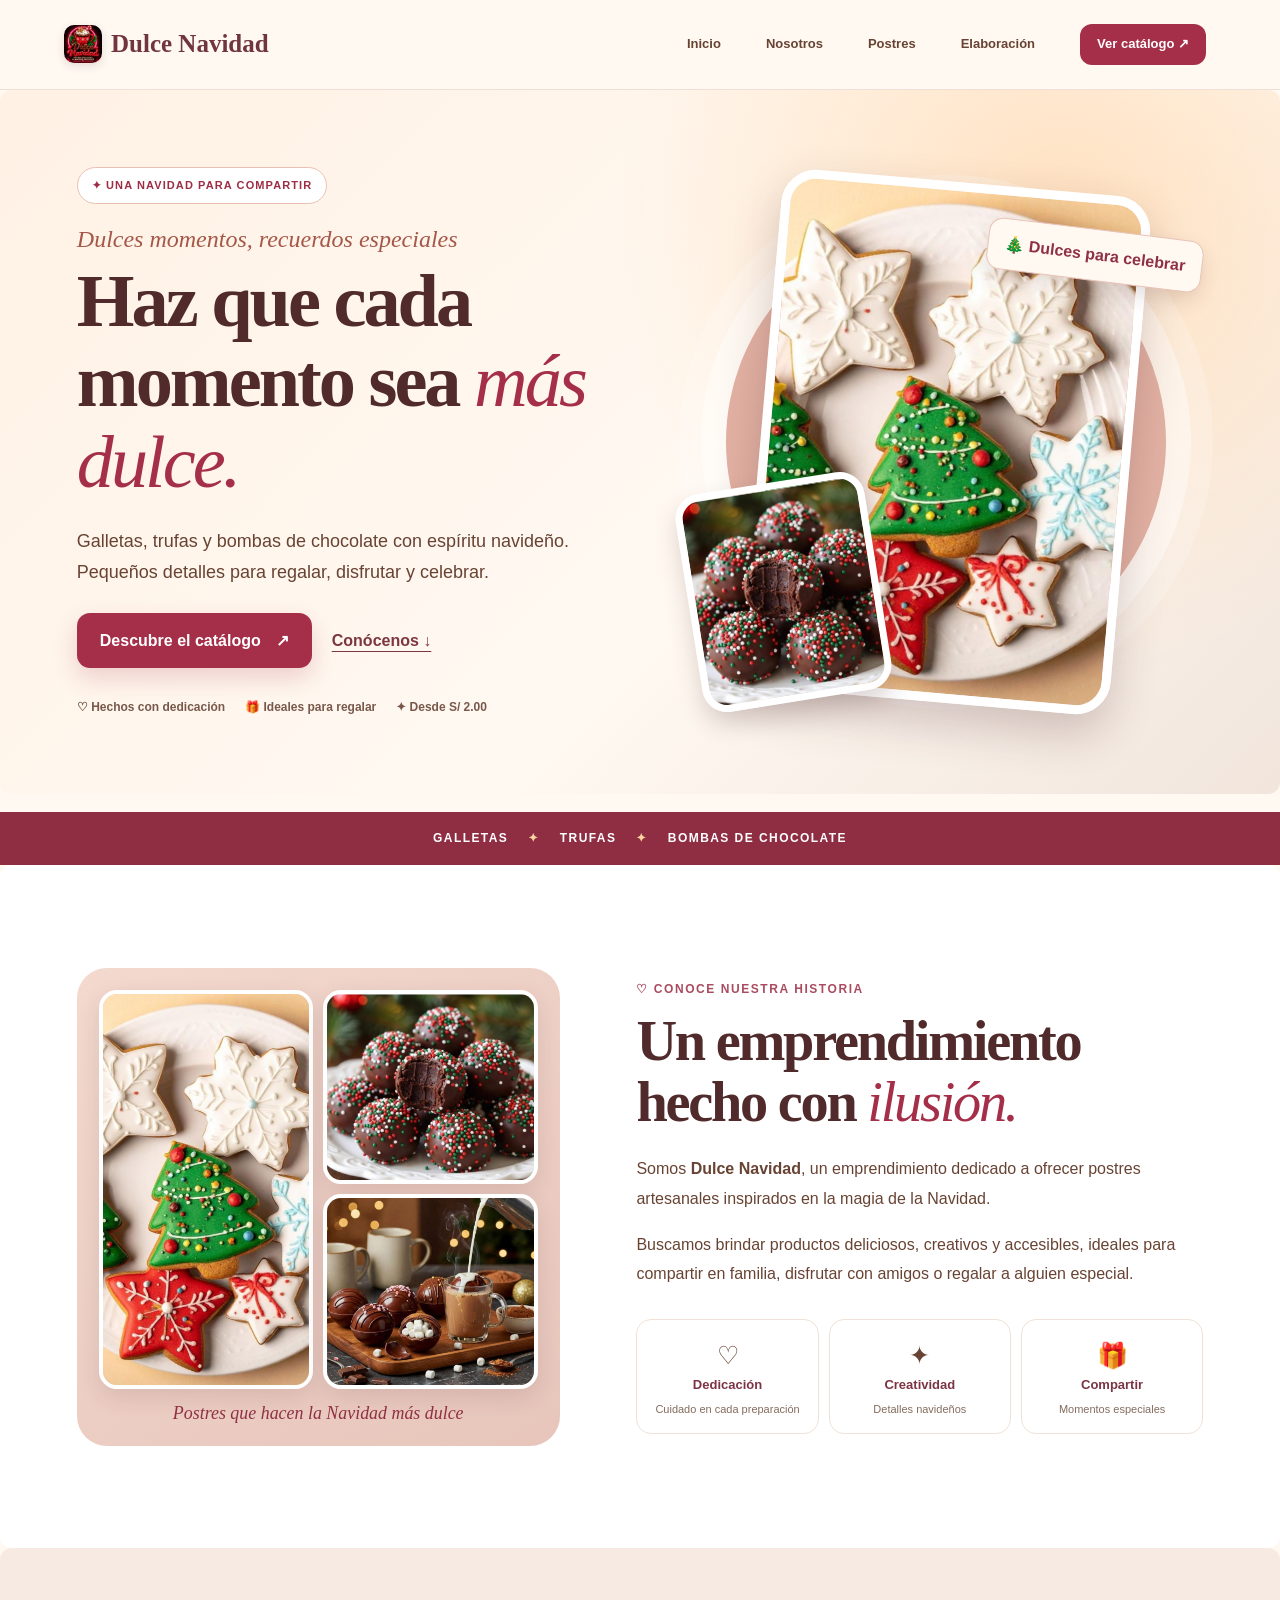
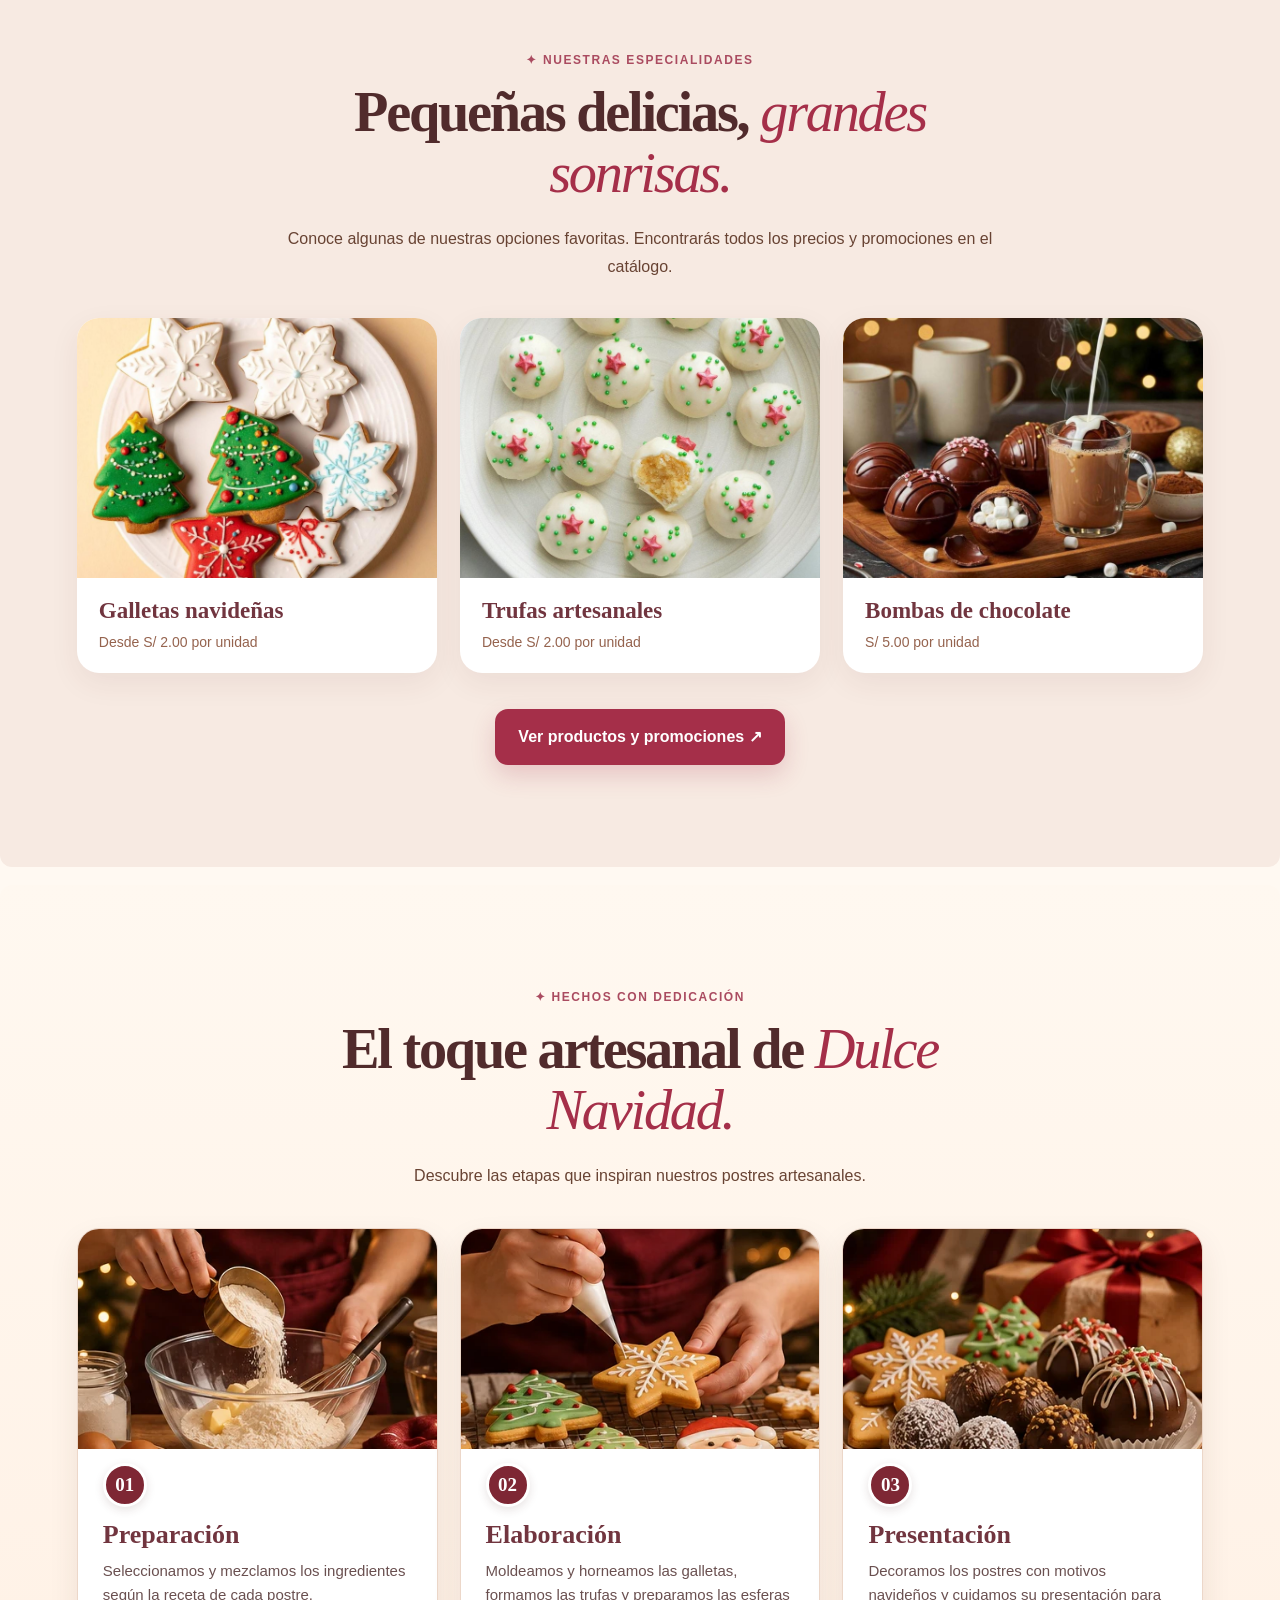
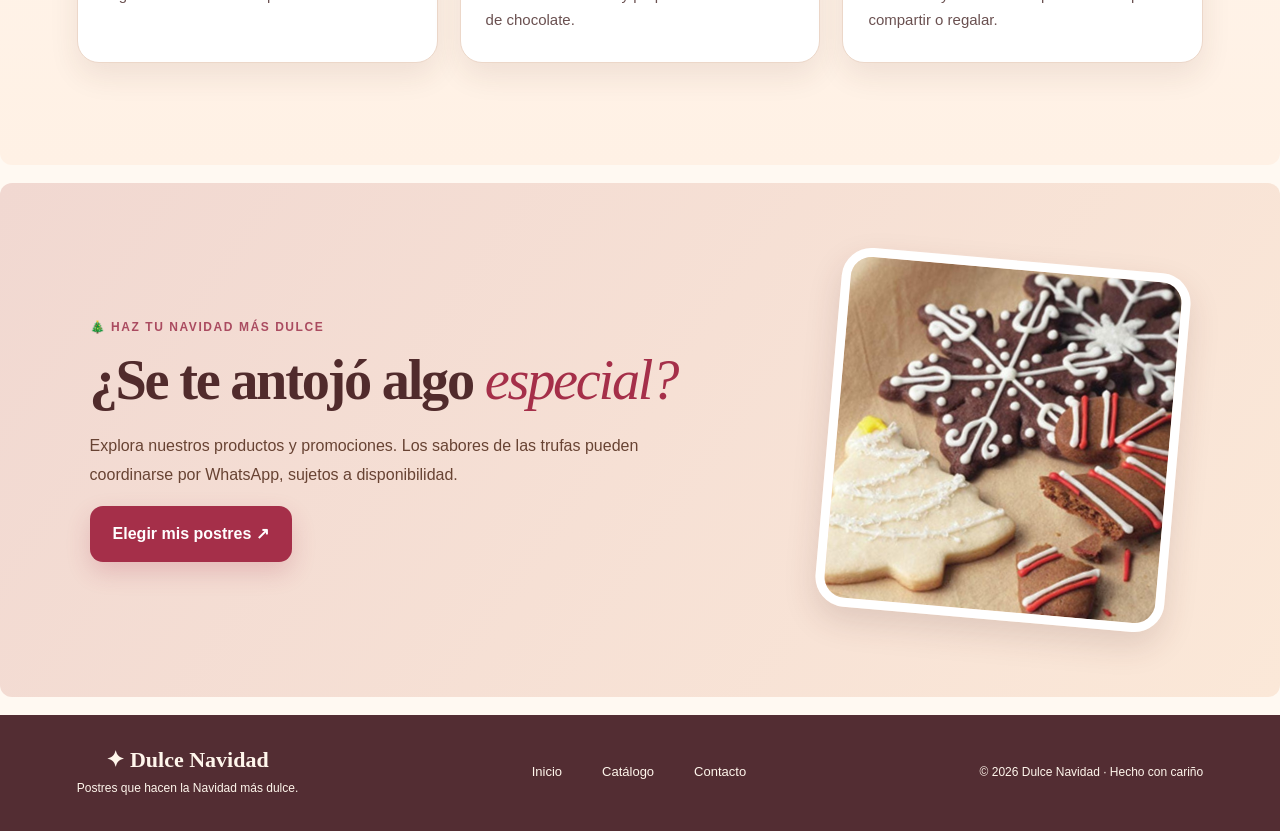
<file: index.html>
<!DOCTYPE html>
<html lang="es">
<head>
  <meta charset="UTF-8">
  <meta name="viewport" content="width=device-width, initial-scale=1.0">
  <meta name="theme-color" content="#fff8f0">
  <meta name="description" content="Dulce Navidad: postres artesanales para compartir y regalar en Navidad. Descubre nuestras galletas, trufas y bombas de chocolate.">
  <title>Dulce Navidad | Postres que hacen la Navidad más dulce</title>
  <link rel="icon" type="image/jpeg" href="img/logo-dulce-navidad.jpg">
  <link rel="stylesheet" href="css/estilos.css">
  <script src="js/script.js" defer></script>
</head>
<body class="pagina-inicio">
  <header class="inicio-cabecera">
    <a class="inicio-marca" href="#inicio" aria-label="Dulce Navidad, ir al inicio"><img class="inicio-marca-logo" src="img/logo-dulce-navidad.jpg" alt="" width="38" height="38"> Dulce Navidad</a>
    <nav aria-label="Navegación principal">
      <a href="#inicio">Inicio</a><a href="#nosotros">Nosotros</a><a href="#postres">Postres</a><a href="#elaboracion">Elaboración</a><a class="inicio-nav-catalogo" href="catalogo.html">Ver catálogo ↗</a>
    </nav>
  </header>
  <main>
    <section id="inicio" class="inicio-hero" aria-labelledby="inicio-titulo">
      <div class="inicio-hero-texto">
        <span class="inicio-sello">✦ UNA NAVIDAD PARA COMPARTIR</span>
        <p class="inicio-kicker">Dulces momentos, recuerdos especiales</p>
        <h1 id="inicio-titulo">Haz que cada momento sea <em>más dulce.</em></h1>
        <p class="inicio-lead">Galletas, trufas y bombas de chocolate con espíritu navideño. Pequeños detalles para regalar, disfrutar y celebrar.</p>
        <div class="inicio-acciones"><a class="inicio-boton" href="catalogo.html">Descubre el catálogo <span aria-hidden="true">↗</span></a><a class="inicio-link" href="#nosotros">Conócenos ↓</a></div>
        <div class="inicio-beneficios"><span>♡ Hechos con dedicación</span><span>🎁 Ideales para regalar</span><span>✦ Desde S/ 2.00</span></div>
      </div>
      <div class="inicio-hero-visual">
        <div class="inicio-circulo" aria-hidden="true"></div>
        <img class="inicio-foto-principal" src="img/galletas-mantequilla.jpg" alt="Galletas decoradas con árboles, estrellas y copos de nieve navideños" width="520" height="520">
        <img class="inicio-foto-pequena" src="img/trufas-chocolate.jpg" alt="Trufas de chocolate con decoración navideña" width="220" height="220">
        <span class="inicio-sticker">🎄 Dulces para celebrar</span>
      </div>
    </section>
    <div class="inicio-franja" aria-label="Nuestros postres"><span>GALLETAS</span><b>✦</b><span>TRUFAS</span><b>✦</b><span>BOMBAS DE CHOCOLATE</span></div>

    <section id="nosotros" class="inicio-seccion inicio-nosotros" aria-labelledby="nosotros-titulo">
      <div class="inicio-nosotros-imagen" aria-label="Selección de postres de Dulce Navidad">
        <div class="inicio-historia-fotos">
          <img class="inicio-historia-principal" src="img/galletas-mantequilla.jpg" alt="Galletas navideñas decoradas" loading="eager" width="720" height="720">
          <img src="img/trufas-chocolate.jpg" alt="Trufas de chocolate con grageas navideñas" loading="eager" width="360" height="360">
          <img src="img/bombas-chocolate.jpg" alt="Bombas de chocolate con malvaviscos" loading="eager" width="360" height="360">
        </div>
        <p class="inicio-historia-leyenda">Postres que hacen la Navidad más dulce</p>
      </div>
      <div class="inicio-nosotros-texto"><p class="inicio-eyebrow">♡ CONOCE NUESTRA HISTORIA</p><h2 id="nosotros-titulo">Un emprendimiento hecho con <em>ilusión.</em></h2><p>Somos <strong>Dulce Navidad</strong>, un emprendimiento dedicado a ofrecer postres artesanales inspirados en la magia de la Navidad.</p><p>Buscamos brindar productos deliciosos, creativos y accesibles, ideales para compartir en familia, disfrutar con amigos o regalar a alguien especial.</p><div class="inicio-valores"><div><span>♡</span><strong>Dedicación</strong><small>Cuidado en cada preparación</small></div><div><span>✦</span><strong>Creatividad</strong><small>Detalles navideños</small></div><div><span>🎁</span><strong>Compartir</strong><small>Momentos especiales</small></div></div></div>
    </section>

    <section id="postres" class="inicio-seccion inicio-postres" aria-labelledby="postres-titulo">
      <div class="inicio-seccion-titulo"><p class="inicio-eyebrow">✦ NUESTRAS ESPECIALIDADES</p><h2 id="postres-titulo">Pequeñas delicias, <em>grandes sonrisas.</em></h2><p>Conoce algunas de nuestras opciones favoritas. Encontrarás todos los precios y promociones en el catálogo.</p></div>
      <div class="inicio-galeria">
        <article><img src="img/galletas-mantequilla.jpg" alt="Galletas de mantequilla navideñas" loading="lazy" width="440" height="380"><div><h3>Galletas navideñas</h3><p>Desde S/ 2.00 por unidad</p></div></article>
        <article><img src="img/trufas-vainilla.jpg" alt="Trufas de vainilla con decoración festiva" loading="lazy" width="440" height="380"><div><h3>Trufas artesanales</h3><p>Desde S/ 2.00 por unidad</p></div></article>
        <article><img src="img/bombas-chocolate.jpg" alt="Bombas de chocolate con malvaviscos y bebida caliente" loading="lazy" width="440" height="380"><div><h3>Bombas de chocolate</h3><p>S/ 5.00 por unidad</p></div></article>
      </div>
      <a class="inicio-boton inicio-boton-centrado" href="catalogo.html">Ver productos y promociones ↗</a>
    </section>

    <section id="elaboracion" class="inicio-seccion inicio-elaboracion" aria-labelledby="elaboracion-titulo">
      <div class="inicio-seccion-titulo"><p class="inicio-eyebrow">✦ HECHOS CON DEDICACIÓN</p><h2 id="elaboracion-titulo">El toque artesanal de <em>Dulce Navidad.</em></h2><p>Descubre las etapas que inspiran nuestros postres artesanales.</p></div>
      <div class="inicio-pasos">
        <article class="inicio-paso-tarjeta">
          <img src="img/proceso-preparacion.webp" alt="Imagen ilustrativa de ingredientes para galletas navideñas mezclándose en un recipiente" loading="lazy" width="640" height="420">
          <div class="inicio-paso-contenido"><span class="inicio-paso-num">01</span><h3>Preparación</h3><p>Seleccionamos y mezclamos los ingredientes según la receta de cada postre.</p></div>
        </article>
        <article class="inicio-paso-tarjeta">
          <img src="img/proceso-elaboracion.webp" alt="Imagen ilustrativa de la decoración de una galleta navideña con manga pastelera" loading="lazy" width="640" height="420">
          <div class="inicio-paso-contenido"><span class="inicio-paso-num">02</span><h3>Elaboración</h3><p>Moldeamos y horneamos las galletas, formamos las trufas y preparamos las esferas de chocolate.</p></div>
        </article>
        <article class="inicio-paso-tarjeta">
          <img src="img/proceso-presentacion.webp" alt="Imagen ilustrativa de postres navideños decorados y preparados para compartir" loading="lazy" width="640" height="420">
          <div class="inicio-paso-contenido"><span class="inicio-paso-num">03</span><h3>Presentación</h3><p>Decoramos los postres con motivos navideños y cuidamos su presentación para compartir o regalar.</p></div>
        </article>
      </div>
    </section>

    <section id="contacto" class="inicio-contacto" aria-labelledby="contacto-titulo">
      <div><p class="inicio-eyebrow">🎄 HAZ TU NAVIDAD MÁS DULCE</p><h2 id="contacto-titulo">¿Se te antojó algo <em>especial?</em></h2><p>Explora nuestros productos y promociones. Los sabores de las trufas pueden coordinarse por WhatsApp, sujetos a disponibilidad.</p><a class="inicio-boton" href="catalogo.html">Elegir mis postres ↗</a></div>
      <img src="img/galletas-chocolate-vainilla.jpg" alt="Galletas decoradas de chocolate y vainilla" loading="lazy" width="360" height="360">
    </section>
  </main>
  <footer class="inicio-footer"><div><strong>✦ Dulce Navidad</strong><p>Postres que hacen la Navidad más dulce.</p></div><nav aria-label="Enlaces de pie de página"><a href="#inicio">Inicio</a><a href="catalogo.html">Catálogo</a><a href="#contacto">Contacto</a></nav><small>© 2026 Dulce Navidad · Hecho con cariño</small></footer>
</body>
</html>
</file>
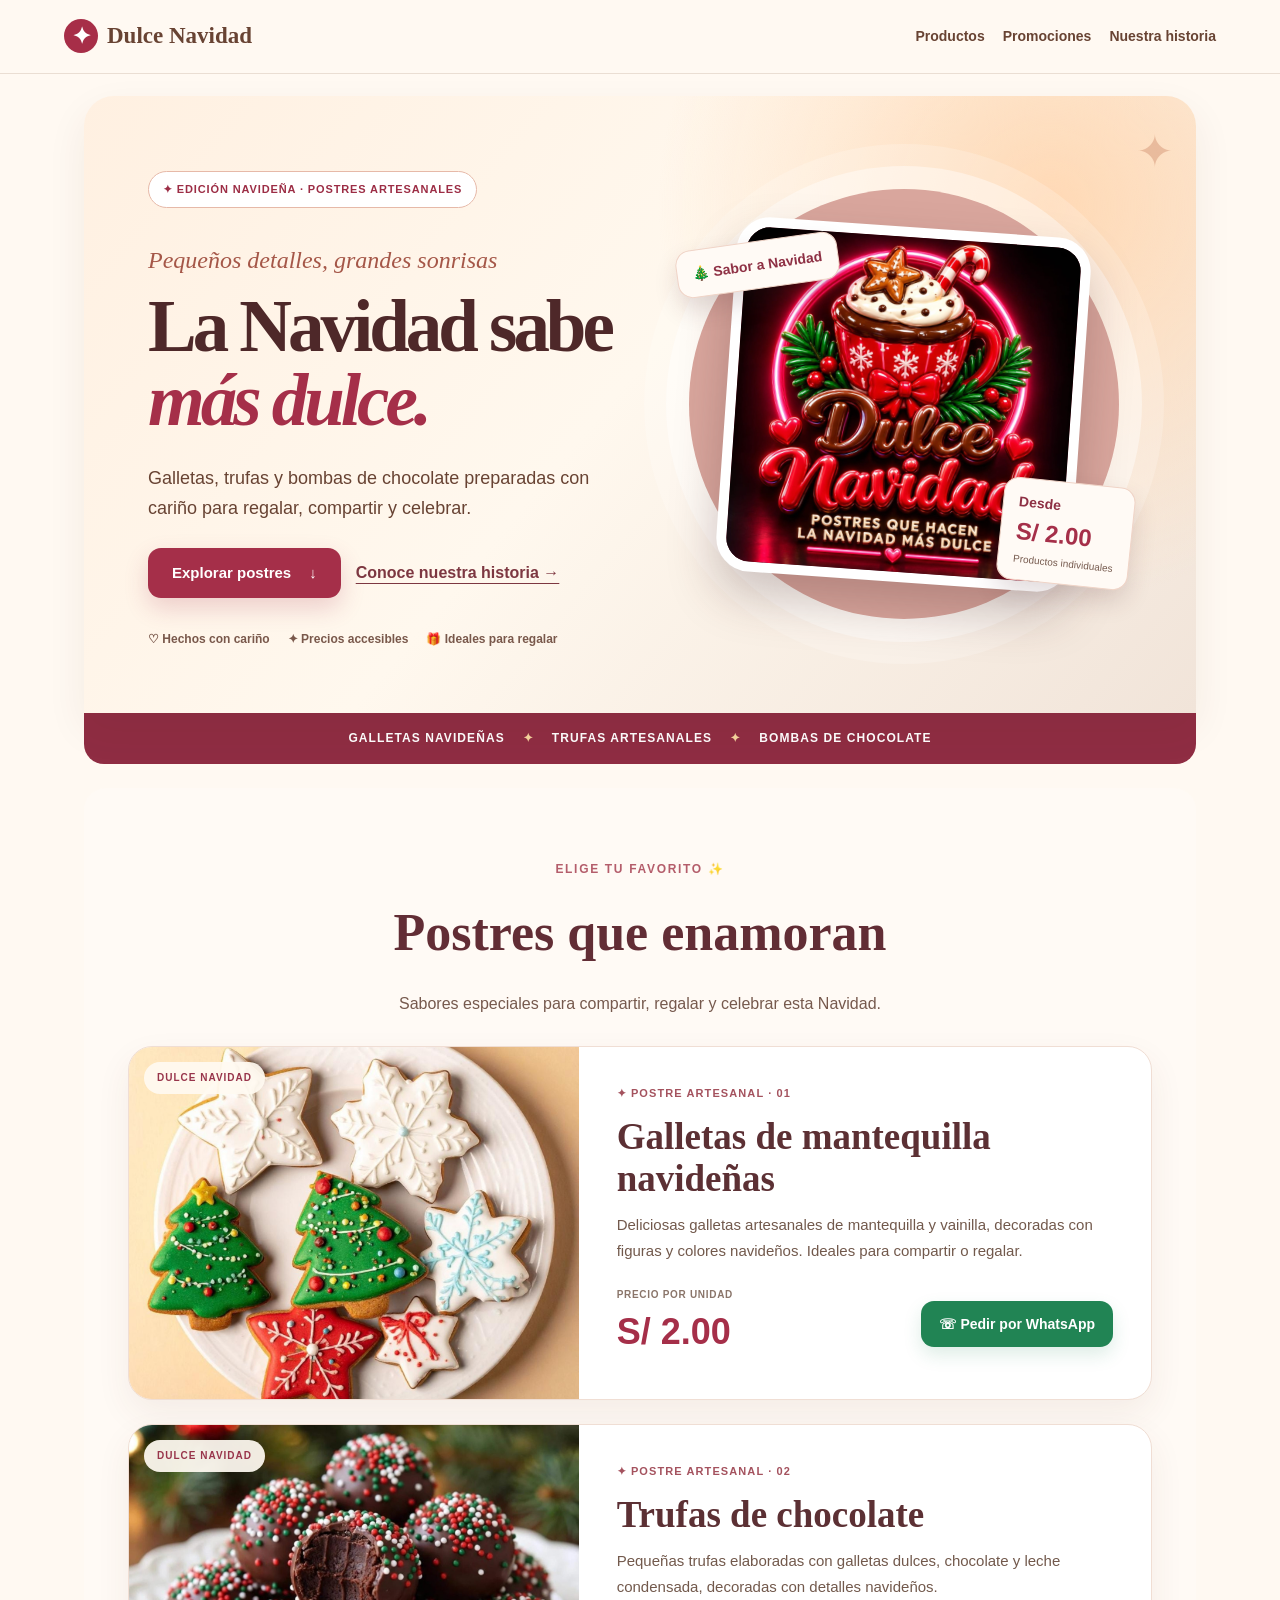
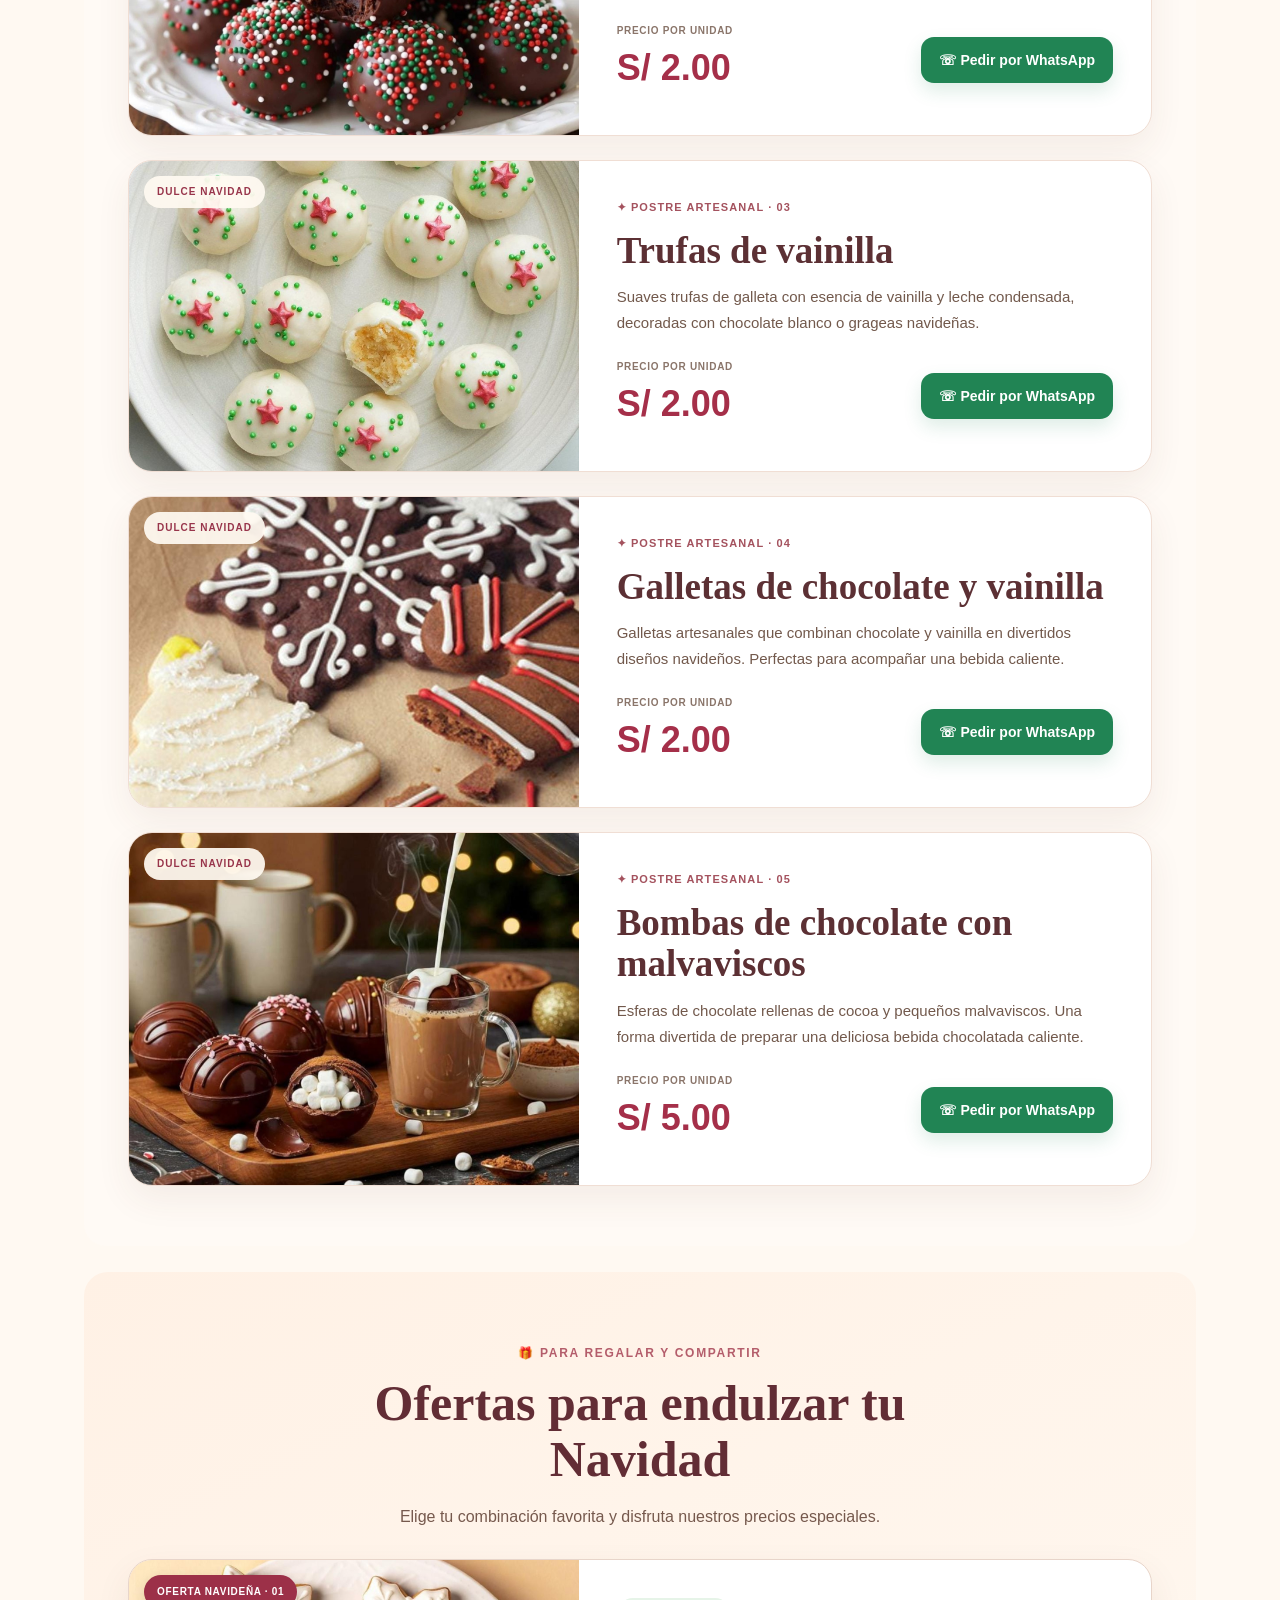
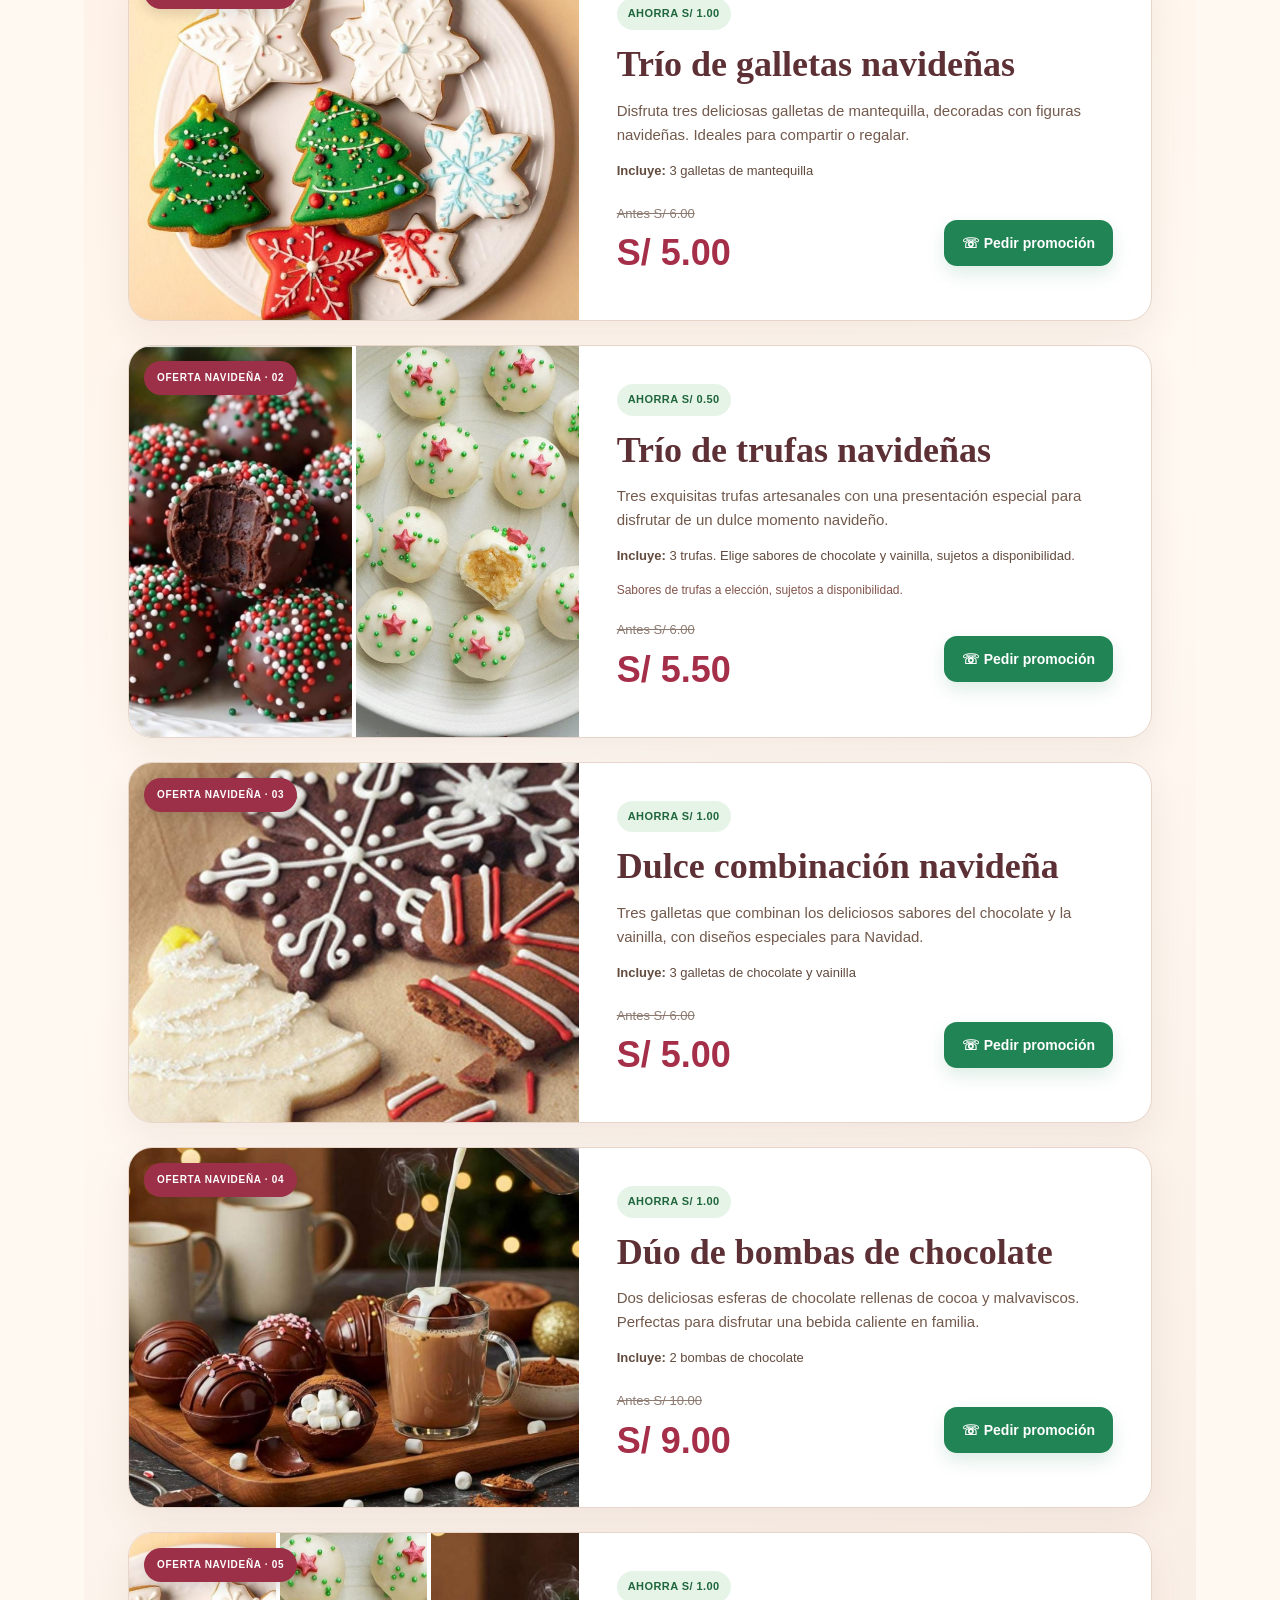
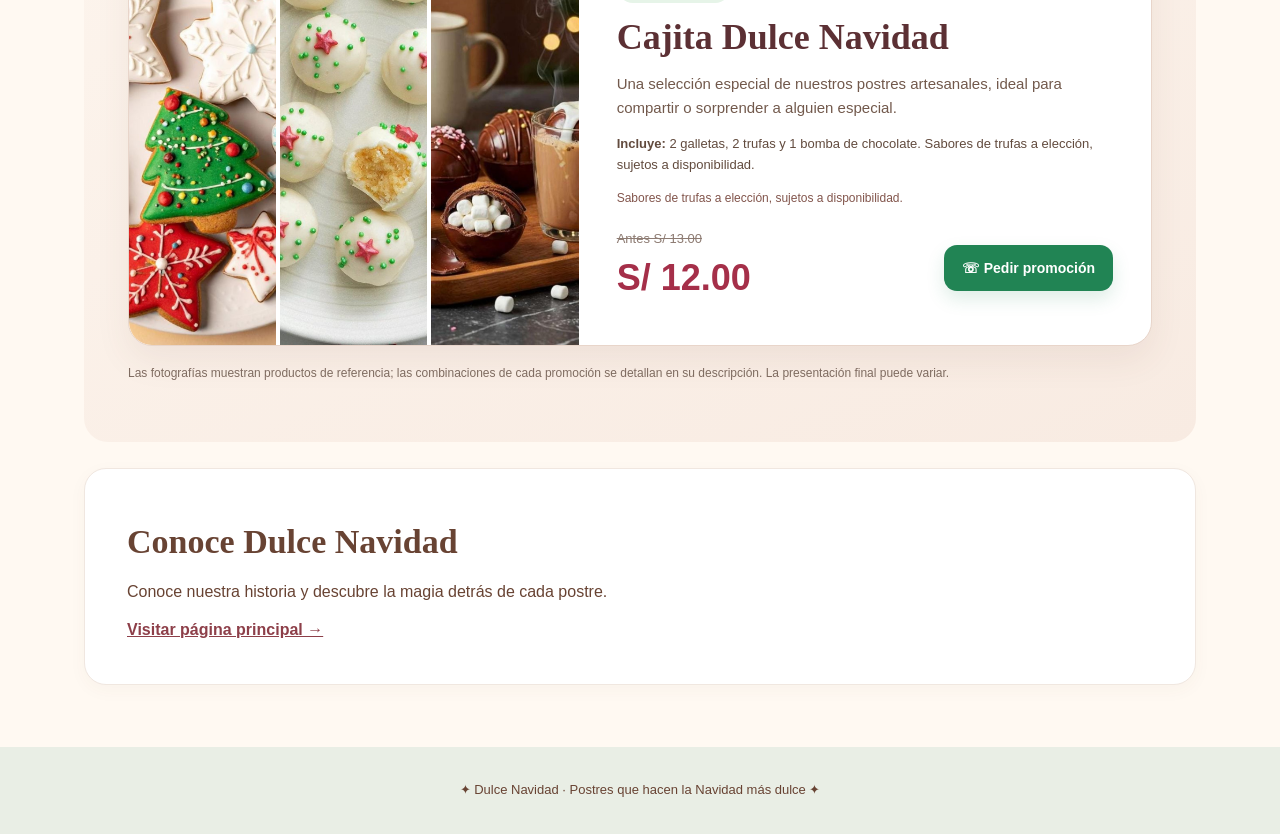
<file: catalogo.html>
<!DOCTYPE html>
<html lang="es">
<head>
  <meta charset="UTF-8">
  <meta name="viewport" content="width=device-width, initial-scale=1.0">
  <meta name="theme-color" content="#fff8f0">
  <meta name="description" content="Conoce los postres artesanales de Dulce Navidad.">
  <title>Dulce Navidad | Catálogo</title>
  <link rel="icon" type="image/jpeg" href="img/logo-dulce-navidad.jpg">
  <link rel="stylesheet" href="css/estilos.css">
  <script src="js/script.js" defer></script>
</head>
<body class="pagina-catalogo">
  <header class="cabecera-catalogo">
    <a class="marca" href="catalogo.html" aria-label="Dulce Navidad, inicio del catálogo"><span class="marca-icono" aria-hidden="true">✦</span> Dulce Navidad</a>
    <nav class="menu-catalogo" aria-label="Navegación principal">
      <a href="#productos">Productos</a><a href="#promociones">Promociones</a>
      <a href="index.html">Nuestra historia</a>
    </nav>
  </header>

  <main class="contenido-catalogo">
    <!-- PASO 2.1: portada comercial. El logotipo proviene del material enviado. -->
    <section class="portada-comercial" aria-labelledby="titulo-portada">
      <div class="portada-comercial-texto">
        <p class="sello-comercial">✦ EDICIÓN NAVIDEÑA · POSTRES ARTESANALES</p>
        <p class="antetitulo-comercial">Pequeños detalles, grandes sonrisas</p>
        <h1 id="titulo-portada">La Navidad sabe <em>más dulce.</em></h1>
        <p class="descripcion-comercial">Galletas, trufas y bombas de chocolate preparadas con cariño para regalar, compartir y celebrar.</p>
        <div class="acciones-comerciales">
          <a class="boton-principal" href="#productos">Explorar postres <span aria-hidden="true">↓</span></a>
          <a class="boton-secundario-comercial" href="index.html">Conoce nuestra historia →</a>
        </div>
        <div class="ventajas-comerciales" aria-label="Características del emprendimiento">
          <span>♡ Hechos con cariño</span><span>✦ Precios accesibles</span><span>🎁 Ideales para regalar</span>
        </div>
      </div>
      <div class="escaparate-comercial">
        <div class="resplandor-comercial"></div>
        <div class="imagen-marco-comercial">
          <img src="img/logo-dulce-navidad.jpg" alt="Logotipo original de Dulce Navidad: taza navideña con decoración festiva y el lema Postres que hacen la Navidad más dulce" width="620" height="620">
        </div>
        <div class="etiqueta-flotante etiqueta-flotante-arriba">🎄 Sabor a Navidad</div>
        <div class="etiqueta-flotante etiqueta-flotante-abajo">Desde <strong>S/ 2.00</strong><small>Productos individuales</small></div>
      </div>
    </section>
    <div class="franja-comercial" aria-label="Variedad de postres"><span>GALLETAS NAVIDEÑAS</span><b>✦</b><span>TRUFAS ARTESANALES</span><b>✦</b><span>BOMBAS DE CHOCOLATE</span></div>

    <!-- Productos y promociones del catálogo -->
    <section id="productos" class="seccion-productos" aria-labelledby="titulo-productos">
      <div class="encabezado-productos"><p class="seccion-etiqueta">Elige tu favorito ✨</p><h2 id="titulo-productos">Postres que enamoran</h2><p>Sabores especiales para compartir, regalar y celebrar esta Navidad.</p></div>
      <div class="lista-productos">
      <article class="tarjeta-producto">
        <div class="producto-imagen"><img src="img/galletas-mantequilla.jpg" alt="Fotografía de galletas de mantequilla navideñas" loading="lazy"><span class="producto-cinta">DULCE NAVIDAD</span></div>
        <div class="producto-info"><span class="producto-categoria">✦ POSTRE ARTESANAL · 01</span><h3>Galletas de mantequilla navideñas</h3><p>Deliciosas galletas artesanales de mantequilla y vainilla, decoradas con figuras y colores navideños. Ideales para compartir o regalar.</p><div class="producto-pie"><div><span class="precio-leyenda">PRECIO POR UNIDAD</span><strong class="precio-producto">S/ 2.00</strong></div><button class="boton-pedido-demo" type="button" data-producto="Galletas de mantequilla navideñas" data-precio="2.00">☏ Pedir por WhatsApp</button></div></div>
      </article>
      <article class="tarjeta-producto">
        <div class="producto-imagen"><img src="img/trufas-chocolate.jpg" alt="Fotografía de trufas de chocolate" loading="lazy"><span class="producto-cinta">DULCE NAVIDAD</span></div>
        <div class="producto-info"><span class="producto-categoria">✦ POSTRE ARTESANAL · 02</span><h3>Trufas de chocolate</h3><p>Pequeñas trufas elaboradas con galletas dulces, chocolate y leche condensada, decoradas con detalles navideños.</p><div class="producto-pie"><div><span class="precio-leyenda">PRECIO POR UNIDAD</span><strong class="precio-producto">S/ 2.00</strong></div><button class="boton-pedido-demo" type="button" data-producto="Trufas de chocolate" data-precio="2.00">☏ Pedir por WhatsApp</button></div></div>
      </article>
      <article class="tarjeta-producto">
        <div class="producto-imagen"><img src="img/trufas-vainilla.jpg" alt="Fotografía de trufas de vainilla" loading="lazy"><span class="producto-cinta">DULCE NAVIDAD</span></div>
        <div class="producto-info"><span class="producto-categoria">✦ POSTRE ARTESANAL · 03</span><h3>Trufas de vainilla</h3><p>Suaves trufas de galleta con esencia de vainilla y leche condensada, decoradas con chocolate blanco o grageas navideñas.</p><div class="producto-pie"><div><span class="precio-leyenda">PRECIO POR UNIDAD</span><strong class="precio-producto">S/ 2.00</strong></div><button class="boton-pedido-demo" type="button" data-producto="Trufas de vainilla" data-precio="2.00">☏ Pedir por WhatsApp</button></div></div>
      </article>
      <article class="tarjeta-producto">
        <div class="producto-imagen"><img src="img/galletas-chocolate-vainilla.jpg" alt="Fotografía de galletas de chocolate y vainilla" loading="lazy"><span class="producto-cinta">DULCE NAVIDAD</span></div>
        <div class="producto-info"><span class="producto-categoria">✦ POSTRE ARTESANAL · 04</span><h3>Galletas de chocolate y vainilla</h3><p>Galletas artesanales que combinan chocolate y vainilla en divertidos diseños navideños. Perfectas para acompañar una bebida caliente.</p><div class="producto-pie"><div><span class="precio-leyenda">PRECIO POR UNIDAD</span><strong class="precio-producto">S/ 2.00</strong></div><button class="boton-pedido-demo" type="button" data-producto="Galletas de chocolate y vainilla" data-precio="2.00">☏ Pedir por WhatsApp</button></div></div>
      </article>
      <article class="tarjeta-producto">
        <div class="producto-imagen"><img src="img/bombas-chocolate.jpg" alt="Fotografía de bombas de chocolate con malvaviscos" loading="lazy"><span class="producto-cinta">DULCE NAVIDAD</span></div>
        <div class="producto-info"><span class="producto-categoria">✦ POSTRE ARTESANAL · 05</span><h3>Bombas de chocolate con malvaviscos</h3><p>Esferas de chocolate rellenas de cocoa y pequeños malvaviscos. Una forma divertida de preparar una deliciosa bebida chocolatada caliente.</p><div class="producto-pie"><div><span class="precio-leyenda">PRECIO POR UNIDAD</span><strong class="precio-producto">S/ 5.00</strong></div><button class="boton-pedido-demo" type="button" data-producto="Bombas de chocolate con malvaviscos" data-precio="5.00">☏ Pedir por WhatsApp</button></div></div>
      </article>
      </div>
    </section>
    <!-- FASE 2.3: promociones; imágenes representativas de productos, no fotografías de los paquetes completos. -->
    <section id="promociones" class="seccion-promociones" aria-labelledby="titulo-promociones">
      <div class="encabezado-promociones"><p class="seccion-etiqueta">🎁 Para regalar y compartir</p><h2 id="titulo-promociones">Ofertas para endulzar tu Navidad</h2><p>Elige tu combinación favorita y disfruta nuestros precios especiales.</p></div>
      <div class="lista-promociones">
        <article class="tarjeta-promocion">
          <div class="promo-imagen"><img src="img/galletas-mantequilla.jpg" alt="Imagen representativa de los postres incluidos en Trío de galletas navideñas" loading="lazy"><span class="promo-cinta">OFERTA NAVIDEÑA · 01</span></div>
          <div class="promo-info"><span class="promo-ahorro">AHORRA S/ 1.00</span><h3>Trío de galletas navideñas</h3><p>Disfruta tres deliciosas galletas de mantequilla, decoradas con figuras navideñas. Ideales para compartir o regalar.</p><p class="promo-incluye"><strong>Incluye:</strong> 3 galletas de mantequilla</p>
            <div class="promo-pie"><div class="promo-precios"><span class="promo-precio-anterior">Antes S/ 6.00</span><strong class="promo-precio">S/ 5.00</strong></div><button class="boton-pedido-demo" type="button" data-producto="Trío de galletas navideñas" data-precio="5.00" data-detalle="3 galletas de mantequilla" data-tipo="promocion">☏ Pedir promoción</button></div>
            
          </div>
        </article>
        <article class="tarjeta-promocion">
          <div class="promo-imagen"><div class="promo-duo-imagen"><img src="img/trufas-chocolate.jpg" alt="Trufas de chocolate" loading="lazy"><img src="img/trufas-vainilla.jpg" alt="Trufas de vainilla" loading="lazy"></div><span class="promo-cinta">OFERTA NAVIDEÑA · 02</span></div>
          <div class="promo-info"><span class="promo-ahorro">AHORRA S/ 0.50</span><h3>Trío de trufas navideñas</h3><p>Tres exquisitas trufas artesanales con una presentación especial para disfrutar de un dulce momento navideño.</p><p class="promo-incluye"><strong>Incluye:</strong> 3 trufas. Elige sabores de chocolate y vainilla, sujetos a disponibilidad.</p><span class="promo-sabores">Sabores de trufas a elección, sujetos a disponibilidad.</span>
            <div class="promo-pie"><div class="promo-precios"><span class="promo-precio-anterior">Antes S/ 6.00</span><strong class="promo-precio">S/ 5.50</strong></div><button class="boton-pedido-demo" type="button" data-producto="Trío de trufas navideñas" data-precio="5.50" data-detalle="3 trufas. Elige sabores de chocolate y vainilla, sujetos a disponibilidad." data-tipo="promocion">☏ Pedir promoción</button></div>
            
          </div>
        </article>
        <article class="tarjeta-promocion">
          <div class="promo-imagen"><img src="img/galletas-chocolate-vainilla.jpg" alt="Imagen representativa de los postres incluidos en Dulce combinación navideña" loading="lazy"><span class="promo-cinta">OFERTA NAVIDEÑA · 03</span></div>
          <div class="promo-info"><span class="promo-ahorro">AHORRA S/ 1.00</span><h3>Dulce combinación navideña</h3><p>Tres galletas que combinan los deliciosos sabores del chocolate y la vainilla, con diseños especiales para Navidad.</p><p class="promo-incluye"><strong>Incluye:</strong> 3 galletas de chocolate y vainilla</p>
            <div class="promo-pie"><div class="promo-precios"><span class="promo-precio-anterior">Antes S/ 6.00</span><strong class="promo-precio">S/ 5.00</strong></div><button class="boton-pedido-demo" type="button" data-producto="Dulce combinación navideña" data-precio="5.00" data-detalle="3 galletas de chocolate y vainilla" data-tipo="promocion">☏ Pedir promoción</button></div>
            
          </div>
        </article>
        <article class="tarjeta-promocion">
          <div class="promo-imagen"><img src="img/bombas-chocolate.jpg" alt="Imagen representativa de los postres incluidos en Dúo de bombas de chocolate" loading="lazy"><span class="promo-cinta">OFERTA NAVIDEÑA · 04</span></div>
          <div class="promo-info"><span class="promo-ahorro">AHORRA S/ 1.00</span><h3>Dúo de bombas de chocolate</h3><p>Dos deliciosas esferas de chocolate rellenas de cocoa y malvaviscos. Perfectas para disfrutar una bebida caliente en familia.</p><p class="promo-incluye"><strong>Incluye:</strong> 2 bombas de chocolate</p>
            <div class="promo-pie"><div class="promo-precios"><span class="promo-precio-anterior">Antes S/ 10.00</span><strong class="promo-precio">S/ 9.00</strong></div><button class="boton-pedido-demo" type="button" data-producto="Dúo de bombas de chocolate" data-precio="9.00" data-detalle="2 bombas de chocolate" data-tipo="promocion">☏ Pedir promoción</button></div>
            
          </div>
        </article>
        <article class="tarjeta-promocion">
          <div class="promo-imagen"><div class="promo-trio-imagen"><img src="img/galletas-mantequilla.jpg" alt="Galletas navideñas" loading="lazy"><img src="img/trufas-vainilla.jpg" alt="Trufas de vainilla" loading="lazy"><img src="img/bombas-chocolate.jpg" alt="Bomba de chocolate" loading="lazy"></div><span class="promo-cinta">OFERTA NAVIDEÑA · 05</span></div>
          <div class="promo-info"><span class="promo-ahorro">AHORRA S/ 1.00</span><h3>Cajita Dulce Navidad</h3><p>Una selección especial de nuestros postres artesanales, ideal para compartir o sorprender a alguien especial.</p><p class="promo-incluye"><strong>Incluye:</strong> 2 galletas, 2 trufas y 1 bomba de chocolate. Sabores de trufas a elección, sujetos a disponibilidad.</p><span class="promo-sabores">Sabores de trufas a elección, sujetos a disponibilidad.</span>
            <div class="promo-pie"><div class="promo-precios"><span class="promo-precio-anterior">Antes S/ 13.00</span><strong class="promo-precio">S/ 12.00</strong></div><button class="boton-pedido-demo" type="button" data-producto="Cajita Dulce Navidad" data-precio="12.00" data-detalle="2 galletas, 2 trufas y 1 bomba de chocolate. Sabores de trufas a elección, sujetos a disponibilidad." data-tipo="promocion">☏ Pedir promoción</button></div>
            
          </div>
        </article>
      </div>
      
      <p class="promo-nota-fotos">Las fotografías muestran productos de referencia; las combinaciones de cada promoción se detallan en su descripción. La presentación final puede variar.</p>
    </section>
    <section class="seccion-pendiente">
      <h2>Conoce Dulce Navidad</h2>
      <p>Conoce nuestra historia y descubre la magia detrás de cada postre.</p>
      <a class="enlace-secundario" href="index.html">Visitar página principal →</a>
    </section>
  </main>
  <dialog id="pedido-dialogo" class="pedido-dialogo" aria-labelledby="pedido-titulo">
    <div class="pedido-modal">
      <h2 id="pedido-titulo">Tu pedido 🎄</h2>
      <p>Revisa los detalles de tu pedido:</p>
      <textarea id="pedido-texto" readonly aria-label="Mensaje del pedido" rows="7"></textarea>
      <div class="pedido-acciones">
        <button id="pedido-copiar" type="button">Copiar mensaje</button>
        <a id="pedido-enviar" href="#" target="_blank" rel="noopener noreferrer" hidden>Continuar por WhatsApp ↗</a>
        <button id="pedido-cerrar" type="button" class="pedido-cerrar">Cerrar</button>
      </div>
    </div>
  </dialog>
  <footer class="pie-catalogo"><p>✦ Dulce Navidad · Postres que hacen la Navidad más dulce ✦</p></footer>
</body>
</html>
</file>
<file: css/estilos.css>
/* Fase 1: estilos mínimos para comprobar la estructura. */
* { box-sizing: border-box; }
body { margin: 0; font-family: Arial, sans-serif; line-height: 1.6; color: #49352e; background: #fff8f0; }
header, footer { padding: 20px; text-align: center; background: #f5e5e0; }
nav a { display: inline-block; margin: 5px 10px; color: #8d3f49; }
main { max-width: 800px; margin: auto; padding: 20px; }
section { background: white; padding: 20px; margin-bottom: 18px; border-radius: 12px; }
a { color: #8d3f49; }


/* FASE 2 · PASO 2.1: portada del catálogo. Los estilos de index.html se conservan. */
.pagina-catalogo { color: #684333; background: #fff8f0; }
.pagina-catalogo .cabecera-catalogo { display:flex; justify-content:space-between; align-items:center; gap:16px; padding:18px clamp(18px,5vw,70px); background:#fff8f0; text-align:left; border-bottom:1px solid #eaded3; }
.pagina-catalogo .marca { display:inline-flex; align-items:center; gap:9px; font-family:Georgia,serif; font-size:clamp(17px,2vw,23px); font-weight:bold; text-decoration:none; color:#684333; }
.pagina-catalogo .marca-icono { display:grid; place-items:center; width:34px; height:34px; border-radius:50%; background:#d77b82; color:white; }
.pagina-catalogo .menu-catalogo { display:flex; flex-wrap:wrap; gap:8px 18px; }
.pagina-catalogo .menu-catalogo a { margin:0; font-size:14px; text-decoration:none; color:#684333; font-weight:600; }
.pagina-catalogo .menu-catalogo a[aria-current] { color:#b95261; }
.pagina-catalogo .contenido-catalogo { max-width:1180px; padding:22px clamp(14px,3vw,34px) 44px; }
.pagina-catalogo .portada-navidad { position:relative; isolation:isolate; overflow:hidden; display:grid; grid-template-columns:1.05fr .95fr; align-items:center; gap:20px; min-height:520px; padding:clamp(30px,5vw,70px); margin:0 0 28px; background:linear-gradient(125deg,#fff3e5 0%,#f8e5dc 55%,#e4eee2 100%); border-radius:32px; box-shadow:0 16px 45px #68433312; }
.pagina-catalogo .portada-navidad:after { content:''; position:absolute; inset:auto -90px -190px auto; width:360px; height:360px; border:2px solid #ffffff75; border-radius:50%; pointer-events:none; }
.pagina-catalogo .portada-texto { position:relative; z-index:2; }
.pagina-catalogo .etiqueta { display:inline-block; padding:8px 14px; border:1px solid #d7aeb0; border-radius:100px; color:#a65361; background:#ffffff80; font-size:12px; letter-spacing:.07em; font-weight:bold; }
.pagina-catalogo .saludo { font-size:clamp(16px,2vw,21px); margin:24px 0 8px; font-family:Georgia,serif; font-style:italic; color:#a45d64; }
.pagina-catalogo h1 { margin:0; font-family:Georgia,'Times New Roman',serif; font-weight:normal; line-height:1.06; letter-spacing:-.045em; font-size:clamp(46px,6.5vw,84px); color:#684333; }
.pagina-catalogo h1 em { color:#bd6770; font-weight:normal; }
.pagina-catalogo h1 span { font-size:.38em; vertical-align:middle; color:#b7cdb5; }
.pagina-catalogo .portada-descripcion { max-width:440px; font-size:clamp(15px,1.5vw,18px); line-height:1.75; margin:24px 0; }
.pagina-catalogo .boton-principal { display:inline-flex; gap:18px; align-items:center; justify-content:center; min-height:50px; padding:13px 24px; border-radius:100px; background:#a74f5e; color:white; font-size:15px; font-weight:bold; text-decoration:none; box-shadow:0 8px 20px #a74f5e30; transition:transform .2s,background .2s; }
.pagina-catalogo .boton-principal:hover { background:#8f3e4c; transform:translateY(-2px); }
.pagina-catalogo .boton-principal:focus-visible, .pagina-catalogo a:focus-visible { outline:3px solid #2b7564; outline-offset:4px; }
.pagina-catalogo .nota-portada { font-size:12px; margin:19px 0 0; letter-spacing:.03em; opacity:.8; }
.pagina-catalogo .escena-dulce { position:relative; height:390px; min-width:0; }
.pagina-catalogo .halo { position:absolute; width:330px; height:330px; max-width:95%; left:50%; top:50%; transform:translate(-50%,-50%); background:#fff9ed; border:12px solid #ffffff9e; border-radius:50%; box-shadow:0 0 0 22px #ffffff36; }
.pagina-catalogo .tarjeta-dulce { position:absolute; display:flex; flex-direction:column; align-items:center; justify-content:center; gap:2px; width:170px; height:175px; background:#fffaf4; border:7px solid white; border-radius:24px; box-shadow:0 15px 32px #68433328; }
.pagina-catalogo .tarjeta-dulce span { font-size:82px; line-height:1.3; }
.pagina-catalogo .tarjeta-dulce small { font-family:Georgia,serif; font-size:16px; font-style:italic; }
.pagina-catalogo .tarjeta-galleta { left:10%; top:10%; transform:rotate(-13deg); }
.pagina-catalogo .tarjeta-trufa { right:3%; top:17%; transform:rotate(11deg); background:#fff1ec; }
.pagina-catalogo .tarjeta-bebida { left:33%; bottom:0; transform:rotate(4deg); background:#eaf2e7; }
.pagina-catalogo .cinta { position:absolute; left:12%; right:0; bottom:30px; padding:9px 15px; text-align:center; background:#a9c9b0; color:#375c45; font-family:Georgia,serif; font-size:20px; transform:rotate(-5deg); border-radius:8px; box-shadow:0 6px 15px #6843331c; }
.pagina-catalogo .cinta span { margin-left:12px; }
.pagina-catalogo .decoracion,.pagina-catalogo .adorno { position:absolute; color:#cb8e90; pointer-events:none; }
.pagina-catalogo .destello-uno { top:15px; right:35px; font-size:35px; }
.pagina-catalogo .destello-dos { bottom:14px; left:25px; font-size:25px; }
.pagina-catalogo .adorno-uno { top:5px; left:47%; font-size:35px; }
.pagina-catalogo .adorno-dos { bottom:15px; right:4%; font-size:28px; }
.pagina-catalogo .seccion-pendiente { background:#fff; border:1px solid #f0e7e0; padding:clamp(24px,4vw,42px); margin-bottom:18px; border-radius:22px; box-shadow:0 5px 18px #6843330a; }
.pagina-catalogo .seccion-pendiente h2 { font-family:Georgia,serif; font-size:clamp(25px,3vw,34px); margin:4px 0 10px; color:#684333; }
.pagina-catalogo .seccion-pendiente p { margin:0; }
.pagina-catalogo .seccion-etiqueta { color:#b45d6b; font-size:12px; font-weight:bold; text-transform:uppercase; letter-spacing:.14em; }
.pagina-catalogo .enlace-secundario { display:inline-block; margin-top:12px; font-weight:bold; }
.pagina-catalogo .pie-catalogo { background:#e9eee5; color:#684333; font-size:13px; }
@media(max-width:740px) {
 .pagina-catalogo .cabecera-catalogo { padding:14px 16px; }
 .pagina-catalogo .marca { font-size:17px; }
 .pagina-catalogo .menu-catalogo { gap:8px; }
 .pagina-catalogo .menu-catalogo a { font-size:12px; }
 .pagina-catalogo .portada-navidad { grid-template-columns:1fr; padding:34px 22px 20px; min-height:0; border-radius:25px; gap:0; }
 .pagina-catalogo .portada-texto { text-align:center; }
 .pagina-catalogo .portada-descripcion { margin:20px auto; }
 .pagina-catalogo .saludo { margin-top:22px; }
 .pagina-catalogo .escena-dulce { height:275px; margin-top:20px; }
 .pagina-catalogo .halo { width:240px; height:240px; }
 .pagina-catalogo .tarjeta-dulce { width:125px; height:128px; border-width:5px; border-radius:17px; }
 .pagina-catalogo .tarjeta-dulce span { font-size:58px; }
 .pagina-catalogo .tarjeta-dulce small { font-size:12px; }
 .pagina-catalogo .tarjeta-galleta { left:5%; top:5%; }
 .pagina-catalogo .tarjeta-trufa { right:3%; top:12%; }
 .pagina-catalogo .tarjeta-bebida { left:32%; bottom:0; }
 .pagina-catalogo .cinta { bottom:10px; font-size:16px; }
}
@media(max-width:380px) {
 .pagina-catalogo .cabecera-catalogo { flex-direction:column; }
 .pagina-catalogo .escena-dulce { height:250px; }
 .pagina-catalogo .tarjeta-dulce { width:112px; height:118px; }
}
@media(prefers-reduced-motion:reduce) { .pagina-catalogo .boton-principal { transition:none; } }

/* PASO 2.1 · REVISIÓN COMERCIAL: solo la portada, sin adelantar fichas. */
.pagina-catalogo {background:#fff9f2;}
.pagina-catalogo .cabecera-catalogo {background:#fff9f2;}
.pagina-catalogo .marca-icono {background:#a72e48;}
.pagina-catalogo .portada-comercial {position:relative;isolation:isolate;display:grid;grid-template-columns:1.05fr .95fr;align-items:center;gap:24px;overflow:hidden;min-height:560px;padding:clamp(28px,5vw,65px);margin:0;background:radial-gradient(circle at 87% 18%,#ffd9b5 0,transparent 36%),linear-gradient(130deg,#fff0e1 0%,#fff8ee 48%,#f1e4d9 100%);border-radius:30px 30px 0 0;box-shadow:0 16px 40px #512a1a12;}
.pagina-catalogo .portada-comercial:before {content:'✦';position:absolute;top:20px;right:22px;font-size:45px;color:#cf8c6b70;}
.pagina-catalogo .portada-comercial-texto {position:relative;z-index:2;}
.pagina-catalogo .sello-comercial {display:inline-block;background:#fff;color:#9c2d45;padding:9px 14px;border:1px solid #e6b9a8;border-radius:100px;font-size:11px;letter-spacing:.08em;font-weight:800;}
.pagina-catalogo .antetitulo-comercial {font-family:Georgia,serif;font-style:italic;font-size:clamp(18px,2vw,24px);color:#a55748;margin:22px 0 10px;}
.pagina-catalogo .portada-comercial h1 {font-family:Georgia,serif;font-size:clamp(48px,5.7vw,79px);font-weight:700;line-height:1.02;letter-spacing:-.055em;color:#4e2829;margin:0;}
.pagina-catalogo .portada-comercial h1 em {display:block;color:#a52f49;font-weight:700;}
.pagina-catalogo .descripcion-comercial {max-width:470px;font-size:clamp(15px,1.6vw,18px);line-height:1.7;color:#684333;margin:24px 0;}
.pagina-catalogo .acciones-comerciales {display:flex;align-items:center;gap:15px;flex-wrap:wrap;}
.pagina-catalogo .boton-principal {background:#a52f49;border-radius:13px;box-shadow:0 10px 25px #a52f4933;}
.pagina-catalogo .boton-secundario-comercial {font-weight:700;color:#7d3741;text-decoration:underline;text-underline-offset:5px;}
.pagina-catalogo .ventajas-comerciales {display:flex;gap:10px 18px;flex-wrap:wrap;margin-top:32px;color:#79584b;font-size:12px;font-weight:700;}
.pagina-catalogo .escaparate-comercial {position:relative;min-height:430px;display:grid;place-items:center;}
.pagina-catalogo .resplandor-comercial {position:absolute;width:min(100%,430px);aspect-ratio:1;border-radius:50%;background:#d9a69d;box-shadow:0 0 0 23px #ffffff66,0 0 0 45px #ffffff30;}
.pagina-catalogo .imagen-marco-comercial {position:relative;width:min(84%,355px);aspect-ratio:1;border:10px solid #fff;border-radius:34px;overflow:hidden;transform:rotate(4deg);box-shadow:0 24px 48px #4e282943;background:#50101d;}
.pagina-catalogo .imagen-marco-comercial img {display:block;width:100%;height:100%;object-fit:cover;}
.pagina-catalogo .etiqueta-flotante {position:absolute;z-index:2;background:#fffaf5;border:1px solid #f0d4c7;box-shadow:0 12px 25px #4e282929;border-radius:15px;padding:12px 15px;font-size:14px;font-weight:800;color:#8e3044;}
.pagina-catalogo .etiqueta-flotante-arriba {top:12%;left:0;transform:rotate(-8deg);}
.pagina-catalogo .etiqueta-flotante-abajo {bottom:8%;right:0;transform:rotate(6deg);}
.pagina-catalogo .etiqueta-flotante-abajo strong {font-size:24px;display:block;color:#a52f49;}
.pagina-catalogo .etiqueta-flotante-abajo small {display:block;font-size:10px;font-weight:500;color:#75594d;}
.pagina-catalogo .franja-comercial {display:flex;justify-content:center;align-items:center;gap:18px;flex-wrap:wrap;padding:16px 20px;margin:0 0 24px;background:#8f2d43;color:#fff;font-size:12px;font-weight:800;letter-spacing:.09em;border-radius:0 0 20px 20px;}
.pagina-catalogo .franja-comercial b {color:#f6d49e;}
@media(max-width:740px) {
 .pagina-catalogo .portada-comercial {grid-template-columns:1fr;gap:0;padding:32px 20px 24px;border-radius:24px 24px 0 0;}
 .pagina-catalogo .portada-comercial-texto {text-align:center;}
 .pagina-catalogo .portada-comercial h1 {font-size:clamp(43px,11vw,64px);}
 .pagina-catalogo .descripcion-comercial {margin:20px auto;}
 .pagina-catalogo .acciones-comerciales,.pagina-catalogo .ventajas-comerciales {justify-content:center;}
 .pagina-catalogo .escaparate-comercial {min-height:335px;margin-top:14px;}
 .pagina-catalogo .resplandor-comercial {width:285px;}
 .pagina-catalogo .imagen-marco-comercial {width:min(72%,260px);border-width:7px;border-radius:24px;}
 .pagina-catalogo .etiqueta-flotante {padding:8px 10px;font-size:11px;}
 .pagina-catalogo .etiqueta-flotante-abajo strong {font-size:19px;}
 .pagina-catalogo .franja-comercial {font-size:10px;gap:8px 12px;}
}
@media(max-width:380px) {.pagina-catalogo .etiqueta-flotante-arriba {left:-8px;}.pagina-catalogo .etiqueta-flotante-abajo {right:-6px;}}

/* FASE 2.2: tarjetas comerciales de productos (una por fila) */
.pagina-catalogo .seccion-productos{padding:clamp(28px,5vw,60px) clamp(14px,4vw,44px);background:#fffaf5;border-radius:22px;margin:22px 0}
.pagina-catalogo .encabezado-productos{text-align:center;margin:0 auto 30px;max-width:620px}
.pagina-catalogo .encabezado-productos h2{font-family:Georgia,serif;font-size:clamp(32px,4.5vw,52px);color:#622d35;margin:7px 0 10px}
.pagina-catalogo .encabezado-productos>p:last-child{color:#76594d;line-height:1.6}
.pagina-catalogo .lista-productos{display:grid;gap:24px;max-width:1030px;margin:auto}
.pagina-catalogo .tarjeta-producto{display:grid;grid-template-columns:minmax(0,44%) minmax(0,56%);background:#fff;border:1px solid #f0ded4;border-radius:24px;overflow:hidden;box-shadow:0 14px 35px #623c2d12}
.pagina-catalogo .producto-imagen{position:relative;min-height:310px;overflow:hidden;background:#f4e7dc}
.pagina-catalogo .producto-imagen img{width:100%;height:100%;position:absolute;inset:0;object-fit:cover;display:block;transition:transform .3s ease}
.pagina-catalogo .tarjeta-producto:hover .producto-imagen img{transform:scale(1.035)}
.pagina-catalogo .producto-cinta{position:absolute;top:15px;left:15px;border-radius:50px;background:#fffaf2ed;padding:8px 13px;font-size:10px;font-weight:800;letter-spacing:.1em;color:#98354b}
.pagina-catalogo .producto-info{padding:clamp(20px,3vw,38px);display:flex;flex-direction:column;justify-content:center;align-items:flex-start}
.pagina-catalogo .producto-categoria{font-size:11px;letter-spacing:.1em;color:#a4525e;font-weight:800}
.pagina-catalogo .producto-info h3{font-family:Georgia,serif;font-size:clamp(25px,3vw,37px);line-height:1.13;color:#5c3034;margin:13px 0}
.pagina-catalogo .producto-info>p{color:#72594c;line-height:1.7;margin:0 0 24px;font-size:15px}
.pagina-catalogo .producto-pie{display:flex;align-items:center;justify-content:space-between;flex-wrap:wrap;gap:16px;width:100%}
.pagina-catalogo .precio-leyenda{display:block;color:#8a756a;font-size:10px;letter-spacing:.07em;font-weight:700}
.pagina-catalogo .precio-producto{display:block;color:#a52f49;font-size:clamp(28px,3vw,36px);font-weight:800;white-space:nowrap}
.pagina-catalogo .boton-pedido-demo{border:0;background:#218454;color:#fff;border-radius:13px;padding:15px 18px;font-size:14px;font-weight:800;cursor:pointer;box-shadow:0 8px 18px #21845426}
.pagina-catalogo .boton-pedido-demo:hover,.pagina-catalogo .boton-pedido-demo:focus-visible{background:#17663f}
.pagina-catalogo .nota-demo{display:block;color:#957e71;font-size:11px;margin-top:13px}
.pagina-catalogo .mensaje-demo{max-width:1030px;margin:22px auto 0;padding:18px;border:1px solid #c4decf;background:#eff8f1;color:#24533c;border-radius:14px;white-space:pre-line;line-height:1.6}
@media(max-width:720px){.pagina-catalogo .tarjeta-producto{grid-template-columns:1fr}.pagina-catalogo .producto-imagen{min-height:0;aspect-ratio:1.25}.pagina-catalogo .producto-info{padding:22px}.pagina-catalogo .producto-pie{align-items:stretch}.pagina-catalogo .boton-pedido-demo{width:100%}.pagina-catalogo .seccion-productos{padding:25px 12px}}

/* FASE 2.3: promociones comerciales */
.pagina-catalogo .seccion-promociones{margin:26px 0;padding:clamp(30px,5vw,60px) clamp(14px,4vw,44px);border-radius:24px;background:linear-gradient(155deg,#fff1e5,#fff9f2 45%,#f8ebe2)}
.pagina-catalogo .encabezado-promociones{text-align:center;max-width:680px;margin:0 auto 30px}
.pagina-catalogo .encabezado-promociones h2{font-family:Georgia,serif;font-size:clamp(30px,4.3vw,50px);line-height:1.13;color:#622d35;margin:8px 0 12px}
.pagina-catalogo .encabezado-promociones>p:last-child{color:#76594d;line-height:1.6}
.pagina-catalogo .lista-promociones{max-width:1030px;margin:auto;display:grid;gap:24px}
.pagina-catalogo .tarjeta-promocion{display:grid;grid-template-columns:minmax(0,44%) minmax(0,56%);background:white;border:1px solid #e8d5ca;border-radius:24px;overflow:hidden;box-shadow:0 14px 35px #623c2d14}
.pagina-catalogo .promo-imagen{position:relative;min-height:320px;background:#f1e1d6;overflow:hidden}
.pagina-catalogo .promo-imagen>img{position:absolute;inset:0;width:100%;height:100%;object-fit:cover}
.pagina-catalogo .promo-duo-imagen,.pagina-catalogo .promo-trio-imagen{position:absolute;inset:0;display:grid;gap:4px;background:#fff}
.pagina-catalogo .promo-duo-imagen{grid-template-columns:repeat(2,1fr)}
.pagina-catalogo .promo-trio-imagen{grid-template-columns:repeat(3,1fr)}
.pagina-catalogo .promo-duo-imagen img,.pagina-catalogo .promo-trio-imagen img{width:100%;height:100%;object-fit:cover;min-width:0}
.pagina-catalogo .promo-cinta{position:absolute;top:15px;left:15px;background:#9c3048;color:#fff;border-radius:30px;padding:9px 13px;font-size:10px;font-weight:800;letter-spacing:.07em;box-shadow:0 4px 14px #0002}
.pagina-catalogo .promo-info{padding:clamp(20px,3vw,38px);display:flex;flex-direction:column;align-items:flex-start;justify-content:center}
.pagina-catalogo .promo-ahorro{display:inline-block;background:#e6f4e8;color:#20663d;padding:7px 11px;border-radius:40px;font-size:11px;font-weight:900;letter-spacing:.04em}
.pagina-catalogo .promo-info h3{font-family:Georgia,serif;font-size:clamp(25px,3vw,36px);line-height:1.13;color:#5c3034;margin:14px 0}
.pagina-catalogo .promo-info>p{color:#72594c;line-height:1.6;font-size:15px;margin:0 0 14px}
.pagina-catalogo .promo-info .promo-incluye{font-size:13px;color:#624b3e}
.pagina-catalogo .promo-sabores{font-size:12px;color:#82554c;margin-bottom:12px}
.pagina-catalogo .promo-pie{display:flex;align-items:center;justify-content:space-between;gap:16px;flex-wrap:wrap;width:100%;margin-top:8px}
.pagina-catalogo .promo-precio-anterior{display:block;color:#8d7b72;text-decoration:line-through;font-size:13px}
.pagina-catalogo .promo-precio{display:block;font-size:clamp(28px,3vw,36px);color:#a52f49;white-space:nowrap}
.pagina-catalogo .promo-nota-fotos{max-width:1030px;margin:18px auto 0;font-size:12px;color:#806d62;line-height:1.5}
@media(max-width:720px){.pagina-catalogo .tarjeta-promocion{grid-template-columns:1fr}.pagina-catalogo .promo-imagen{min-height:0;aspect-ratio:1.25}.pagina-catalogo .promo-info{padding:22px}.pagina-catalogo .promo-pie{align-items:stretch}.pagina-catalogo .seccion-promociones{padding:25px 12px}}


/* FASE 3 · PÁGINA PRINCIPAL. Estilos aislados para no alterar el catálogo. */
.pagina-inicio{margin:0;background:#fff9f2;color:#684333;font-family:Arial,Helvetica,sans-serif;line-height:1.6}
.pagina-inicio *{box-sizing:border-box}
.pagina-inicio img{max-width:100%;display:block}
.pagina-inicio a{color:inherit}
.pagina-inicio a:focus-visible{outline:3px solid #267b66;outline-offset:4px}
.pagina-inicio section{scroll-margin-top:90px}
.pagina-inicio .inicio-cabecera{display:flex;justify-content:space-between;align-items:center;gap:20px;padding:19px clamp(18px,5vw,76px);background:#fff9f2;border-bottom:1px solid #f0dfd6}
.pagina-inicio .inicio-marca{text-decoration:none;font-family:Georgia,serif;font-size:clamp(19px,2.1vw,25px);font-weight:bold;color:#71353f;white-space:nowrap}
.pagina-inicio .inicio-marca span{display:inline-grid;place-items:center;background:#a52f49;color:#fff;border-radius:11px;width:33px;height:33px;margin-right:6px}
.pagina-inicio .inicio-cabecera nav{display:flex;gap:clamp(10px,2vw,25px);align-items:center;flex-wrap:wrap}
.pagina-inicio .inicio-cabecera nav a{text-decoration:none;font-size:13px;font-weight:700}
.pagina-inicio .inicio-cabecera .inicio-nav-catalogo{background:#a52f49;color:white;padding:10px 17px;border-radius:12px}
.pagina-inicio .inicio-hero{display:grid;grid-template-columns:1.06fr .94fr;gap:30px;align-items:center;padding:clamp(35px,6vw,85px) clamp(22px,6vw,90px);background:radial-gradient(circle at 83% 20%,#ffe0bf,transparent 37%),linear-gradient(135deg,#fff1e4,#fff9f2 60%,#f1e5dc);min-height:590px;overflow:hidden}
.pagina-inicio .inicio-sello{display:inline-block;background:#fff;border:1px solid #e9bfb1;color:#9c2d45;font-size:11px;font-weight:800;letter-spacing:.1em;padding:9px 14px;border-radius:100px}
.pagina-inicio .inicio-kicker{font:italic clamp(18px,2vw,24px) Georgia,serif;color:#a55748;margin:22px 0 8px}
.pagina-inicio h1,.pagina-inicio h2{font-family:Georgia,'Times New Roman',serif;line-height:1.08;letter-spacing:-.04em;color:#512b2c}
.pagina-inicio h1{font-size:clamp(47px,5.8vw,78px);margin:0;max-width:690px}
.pagina-inicio h1 em,.pagina-inicio h2 em{color:#a52f49;font-weight:normal}
.pagina-inicio .inicio-lead{max-width:510px;font-size:clamp(15px,1.6vw,18px);line-height:1.75;margin:24px 0}
.pagina-inicio .inicio-acciones{display:flex;gap:20px;align-items:center;flex-wrap:wrap}
.pagina-inicio .inicio-boton{display:inline-flex;align-items:center;justify-content:center;gap:15px;padding:15px 23px;background:#a52f49;color:#fff;text-decoration:none;font-weight:800;border-radius:13px;box-shadow:0 10px 24px #a52f4933;transition:transform .2s,background .2s}
.pagina-inicio .inicio-boton:hover{background:#873047;transform:translateY(-2px)}
.pagina-inicio .inicio-link{font-weight:bold;color:#7d3741;text-underline-offset:5px}
.pagina-inicio .inicio-beneficios{display:flex;gap:12px 20px;flex-wrap:wrap;margin-top:30px;font-size:12px;font-weight:bold;color:#79584b}
.pagina-inicio .inicio-hero-visual{position:relative;min-height:450px;display:grid;place-items:center}
.pagina-inicio .inicio-circulo{position:absolute;width:min(94%,440px);aspect-ratio:1;background:#e3b2a4;border-radius:50%;box-shadow:0 0 0 25px #ffffff65,0 0 0 47px #ffffff35}
.pagina-inicio .inicio-foto-principal{position:relative;width:min(78%,370px);aspect-ratio:1;object-fit:cover;border:9px solid #fff;border-radius:35px;transform:rotate(5deg);box-shadow:0 20px 45px #512b2c3d}
.pagina-inicio .inicio-foto-pequena{position:absolute;bottom:0;left:0;width:37%;aspect-ratio:1;object-fit:cover;border:7px solid #fff;border-radius:25px;transform:rotate(-9deg);box-shadow:0 12px 25px #512b2c33}
.pagina-inicio .inicio-sticker{position:absolute;right:0;top:9%;background:#fff9f2;border:1px solid #e9c3b7;border-radius:14px;padding:12px 16px;font-weight:800;color:#8f3044;transform:rotate(7deg);box-shadow:0 9px 20px #512b2c25}
.pagina-inicio .inicio-franja{display:flex;gap:20px;justify-content:center;align-items:center;flex-wrap:wrap;background:#8f2d43;color:white;padding:17px 20px;font-size:12px;font-weight:800;letter-spacing:.12em}
.pagina-inicio .inicio-franja b{color:#f8d59e}
.pagina-inicio .inicio-seccion{padding:clamp(65px,8vw,110px) clamp(20px,6vw,90px)}
.pagina-inicio .inicio-eyebrow{font-size:12px;font-weight:800;letter-spacing:.13em;color:#aa4b60;margin:0 0 12px}
.pagina-inicio h2{font-size:clamp(36px,4.4vw,59px);margin:0 0 22px}
.pagina-inicio .inicio-nosotros{display:grid;grid-template-columns:.92fr 1.08fr;align-items:center;gap:clamp(30px,6vw,95px);max-width:1450px;margin:auto}
.pagina-inicio .inicio-nosotros-imagen{background:#edd2ca;border-radius:34px;padding:clamp(18px,3vw,36px);text-align:center;transform:rotate(-2deg)}
.pagina-inicio .inicio-nosotros-imagen img{width:100%;aspect-ratio:1;object-fit:cover;border-radius:25px;border:8px solid white;box-shadow:0 15px 35px #512b2c20}
.pagina-inicio .inicio-nosotros-imagen span{display:block;font:italic 17px Georgia,serif;margin-top:20px;color:#8f3044}
.pagina-inicio .inicio-nosotros-texto>p:not(.inicio-eyebrow){font-size:16px;line-height:1.85;max-width:600px}
.pagina-inicio .inicio-valores{display:grid;grid-template-columns:repeat(3,1fr);gap:10px;margin-top:30px}
.pagina-inicio .inicio-valores div{background:#fff;border:1px solid #f0e2d8;border-radius:15px;padding:15px 10px;text-align:center}
.pagina-inicio .inicio-valores span{font-size:25px;display:block}
.pagina-inicio .inicio-valores strong,.pagina-inicio .inicio-valores small{display:block}
.pagina-inicio .inicio-valores strong{font-size:13px;color:#7c3445}
.pagina-inicio .inicio-valores small{font-size:11px;color:#856c5e;margin-top:5px}
.pagina-inicio .inicio-postres{background:#f7eae2;text-align:center}
.pagina-inicio .inicio-seccion-titulo{max-width:750px;margin:0 auto 38px;text-align:center}
.pagina-inicio .inicio-seccion-titulo>p:last-child{font-size:16px;line-height:1.7}
.pagina-inicio .inicio-galeria{display:grid;grid-template-columns:repeat(3,1fr);gap:23px;max-width:1300px;margin:0 auto 36px;text-align:left}
.pagina-inicio .inicio-galeria article{background:#fff;border-radius:22px;overflow:hidden;box-shadow:0 10px 30px #512b2c12}
.pagina-inicio .inicio-galeria img{width:100%;height:260px;object-fit:cover}
.pagina-inicio .inicio-galeria article>div{padding:20px 22px}
.pagina-inicio .inicio-galeria h3{font:700 23px Georgia,serif;color:#71353f;margin:0 0 7px}
.pagina-inicio .inicio-galeria p{margin:0;font-size:14px;color:#95634e}
.pagina-inicio .inicio-boton-centrado{margin:auto}
.pagina-inicio .inicio-elaboracion{background:#fff9f2}
.pagina-inicio .inicio-pasos{display:grid;grid-template-columns:repeat(3,1fr);gap:20px;max-width:1220px;margin:auto}
.pagina-inicio .inicio-pasos article{position:relative;background:#fff;border:1px solid #f0e2d8;border-radius:23px;padding:30px 25px;box-shadow:0 8px 25px #512b2c0a}
.pagina-inicio .inicio-paso-num{position:absolute;right:24px;top:20px;font:700 23px Georgia,serif;color:#d9b6a9}
.pagina-inicio .inicio-paso-icono{display:block;font-size:42px}
.pagina-inicio .inicio-pasos h3{font:700 25px Georgia,serif;color:#71353f;margin:18px 0 10px}
.pagina-inicio .inicio-pasos p{font-size:15px;line-height:1.75;margin:0}
.pagina-inicio .inicio-contacto{display:grid;grid-template-columns:1.3fr .7fr;gap:30px;align-items:center;background:linear-gradient(125deg,#f1d8d1,#fbe8d8);padding:clamp(42px,6vw,85px) clamp(20px,7vw,110px)}
.pagina-inicio .inicio-contacto h2{max-width:720px}
.pagina-inicio .inicio-contacto>div>p:not(.inicio-eyebrow){max-width:610px;line-height:1.8}
.pagina-inicio .inicio-contacto img{width:100%;max-width:350px;aspect-ratio:1;object-fit:cover;border:9px solid white;border-radius:30px;transform:rotate(5deg);box-shadow:0 14px 32px #512b2c25;justify-self:center}
.pagina-inicio .inicio-contacto-nota{font-size:12px;color:#7d514a;margin-top:16px}
.pagina-inicio .inicio-footer{display:flex;justify-content:space-between;align-items:center;flex-wrap:wrap;gap:20px;background:#532d33;color:#fff6ec;padding:32px clamp(20px,6vw,90px)}
.pagina-inicio .inicio-footer strong{font:700 22px Georgia,serif}
.pagina-inicio .inicio-footer p{margin:5px 0 0;font-size:12px}
.pagina-inicio .inicio-footer nav{display:flex;gap:20px;flex-wrap:wrap}
.pagina-inicio .inicio-footer a{font-size:13px;text-decoration:none}
.pagina-inicio .inicio-footer small{font-size:12px}
@media(max-width:850px){.pagina-inicio .inicio-hero{grid-template-columns:1fr;text-align:center}.pagina-inicio .inicio-lead{margin:24px auto}.pagina-inicio .inicio-acciones,.pagina-inicio .inicio-beneficios{justify-content:center}.pagina-inicio .inicio-hero-visual{min-height:390px}.pagina-inicio .inicio-nosotros{grid-template-columns:1fr}.pagina-inicio .inicio-nosotros-imagen{max-width:490px;margin:auto}.pagina-inicio .inicio-galeria img{height:210px}.pagina-inicio .inicio-contacto{grid-template-columns:1fr}.pagina-inicio .inicio-contacto img{max-width:270px}}
@media(max-width:650px){.pagina-inicio .inicio-cabecera{flex-direction:column;gap:12px}.pagina-inicio .inicio-cabecera nav{justify-content:center;gap:10px 16px}.pagina-inicio .inicio-cabecera nav a{font-size:12px}.pagina-inicio .inicio-hero{padding:45px 20px 32px}.pagina-inicio h1{font-size:clamp(42px,10vw,58px)}.pagina-inicio .inicio-hero-visual{min-height:315px}.pagina-inicio .inicio-foto-principal{width:73%}.pagina-inicio .inicio-foto-pequena{width:34%;left:3%;bottom:2%}.pagina-inicio .inicio-sticker{font-size:11px;right:0}.pagina-inicio .inicio-valores{grid-template-columns:1fr 1fr 1fr}.pagina-inicio .inicio-galeria,.pagina-inicio .inicio-pasos{grid-template-columns:1fr}.pagina-inicio .inicio-galeria img{height:260px}.pagina-inicio .inicio-seccion{padding:60px 20px}.pagina-inicio .inicio-contacto{padding:55px 20px}.pagina-inicio .inicio-footer{flex-direction:column;text-align:center}.pagina-inicio .inicio-franja{gap:9px;font-size:10px}}
@media(prefers-reduced-motion:reduce){.pagina-inicio .inicio-boton{transition:none}.pagina-inicio{scroll-behavior:auto}}

/* Fase 4: ventana de pedido accesible y adaptable */
html {scroll-behavior:smooth;scroll-padding-top:85px}
@media(prefers-reduced-motion:reduce){html{scroll-behavior:auto}}
.pedido-dialogo{border:0;border-radius:22px;padding:0;width:min(92vw,530px);max-height:90vh;box-shadow:0 25px 90px #1b201b55;color:#684333}
.pedido-dialogo::backdrop{background:#172319a8;backdrop-filter:blur(3px)}
.pedido-modal{padding:clamp(20px,4vw,32px);background:#fffaf4}
.pedido-modal h2{margin:0 0 10px;font-size:clamp(24px,4vw,32px)}
.pedido-modal p{margin:0 0 16px;line-height:1.5}
.pedido-modal textarea{width:100%;box-sizing:border-box;resize:vertical;border:1px solid #dbcbbd;border-radius:12px;padding:13px;font:inherit;line-height:1.55;background:white;color:#684333}
.pedido-acciones{display:flex;flex-wrap:wrap;gap:10px;margin-top:18px}
.pedido-acciones button,.pedido-acciones a{display:inline-flex;align-items:center;justify-content:center;border:0;border-radius:12px;padding:12px 16px;font:inherit;font-weight:700;cursor:pointer;text-decoration:none;background:#218454;color:white}
.pedido-acciones .pedido-cerrar{background:#eee5dc;color:#684333}
.pedido-acciones a[hidden]{display:none}
.pedido-acciones button:focus-visible,.pedido-acciones a:focus-visible{outline:3px solid #b94d59;outline-offset:3px}

/* Ajustes de identidad visual y movimiento — Fase 4.1 */
.pagina-inicio .inicio-marca{display:inline-flex;align-items:center;gap:9px}
.pagina-inicio .inicio-marca-logo{width:38px;height:38px;object-fit:cover;border-radius:10px;box-shadow:0 3px 10px #512b2c26;flex-shrink:0}
/* El logotipo es una composición cuadrada con texto: nunca debe recortarse. */
.pagina-inicio .inicio-nosotros-imagen{background:linear-gradient(145deg,#f3d9ce,#e7c5bb);transform:none;overflow:hidden}
.pagina-inicio .inicio-nosotros-logo-marco{background:#1b070e;border-radius:23px;padding:10px;box-shadow:0 15px 35px #512b2c25}
.pagina-inicio .inicio-nosotros-logo-marco img{width:100%;height:auto;aspect-ratio:1/1;object-fit:contain;border:0;border-radius:15px;box-shadow:none;background:#1b070e}
/* Apariciones discretas y efectos de interacción. */
@keyframes dulce-entrada{from{opacity:0;transform:translateY(18px)}to{opacity:1;transform:translateY(0)}}
@keyframes dulce-flotar{0%,100%{translate:0 0}50%{translate:0 -9px}}
@media(prefers-reduced-motion:no-preference){
  .pagina-inicio .inicio-hero-texto{animation:dulce-entrada .8s ease-out both}
  .pagina-inicio .inicio-hero-visual{animation:dulce-entrada .95s .15s ease-out both}
  .pagina-inicio .inicio-sticker{animation:dulce-flotar 5s ease-in-out infinite}
  .pagina-inicio .inicio-galeria article,.pagina-inicio .inicio-pasos article{transition:transform .28s ease,box-shadow .28s ease}
  .pagina-inicio .inicio-galeria article:hover,.pagina-inicio .inicio-pasos article:hover{transform:translateY(-6px);box-shadow:0 17px 35px #512b2c20}
  .pagina-catalogo .tarjeta-producto,.pagina-catalogo .tarjeta-promocion{transition:transform .28s ease,box-shadow .28s ease}
  .pagina-catalogo .tarjeta-producto:hover,.pagina-catalogo .tarjeta-promocion:hover{transform:translateY(-4px);box-shadow:0 20px 40px #512b2c20}
  .dulce-js .dulce-revelar{opacity:0;transform:translateY(22px);transition:opacity .7s ease,transform .7s ease}
  .dulce-js .dulce-revelar.dulce-visible{opacity:1;transform:translateY(0)}
}
@media(prefers-reduced-motion:reduce){
  .pagina-inicio .inicio-sticker{animation:none}
  .dulce-js .dulce-revelar{opacity:1;transform:none}
}

/* Corrección: mantener visible la sección Historia y su logotipo. */
.pagina-inicio .inicio-nosotros { opacity:1 !important; visibility:visible !important; transform:none !important; }
.pagina-inicio .inicio-nosotros-imagen { display:flex; flex-direction:column; align-items:center; justify-content:center; min-height:280px; }
.pagina-inicio .inicio-nosotros-logo-marco { display:block; width:min(100%,460px); margin-inline:auto; }
.pagina-inicio .inicio-nosotros-logo-marco img { display:block !important; width:100%; height:auto; aspect-ratio:auto; object-fit:contain; opacity:1; visibility:visible; }

/* Historia: galería real de productos, con ancho estable y sin colapsos. */
.pagina-inicio .inicio-nosotros{grid-template-columns:minmax(0, .92fr) minmax(0, 1.08fr);width:100%;}
.pagina-inicio .inicio-nosotros-imagen{display:block;min-width:0;width:100%;max-width:none;min-height:0;padding:clamp(12px,2vw,22px);background:linear-gradient(145deg,#f3d9ce,#e7c5bb);border-radius:30px;overflow:visible;transform:none;}
.pagina-inicio .inicio-historia-fotos{display:grid;grid-template-columns:minmax(0,1fr) minmax(0,1fr);grid-template-rows:repeat(2,minmax(0,1fr));gap:10px;width:100%;aspect-ratio:1.1/1;min-width:0;}
.pagina-inicio .inicio-historia-fotos img{display:block;width:100%;height:100%;min-width:0;min-height:0;max-width:none;aspect-ratio:auto;object-fit:cover;border:4px solid white;border-radius:18px;box-shadow:0 8px 22px #512b2c20;}
.pagina-inicio .inicio-historia-fotos .inicio-historia-principal{grid-row:span 2;}
.pagina-inicio .inicio-historia-leyenda{display:block;margin:14px 0 0;text-align:center;font:italic clamp(14px,1.4vw,18px) Georgia,serif;color:#8f3044;}
@media(max-width:850px){.pagina-inicio .inicio-nosotros{grid-template-columns:minmax(0,1fr)}.pagina-inicio .inicio-nosotros-imagen{max-width:560px;margin:0 auto}}
@media(max-width:480px){.pagina-inicio .inicio-historia-fotos{gap:7px}.pagina-inicio .inicio-historia-fotos img{border-width:3px;border-radius:12px}}

/* Mejora comercial: tarjetas fotográficas del proceso */
.pagina-inicio .inicio-elaboracion{background:linear-gradient(180deg,#fff8f0 0%,#fff1e5 100%)}
.pagina-inicio .inicio-pasos{align-items:stretch;gap:22px}
.pagina-inicio .inicio-pasos .inicio-paso-tarjeta{padding:0;overflow:hidden;display:flex;flex-direction:column;border:1px solid #ecd7c9;border-radius:22px;box-shadow:0 13px 30px rgba(83,39,34,.09)}
.pagina-inicio .inicio-paso-tarjeta>img{display:block;width:100%;height:220px;object-fit:cover;transition:transform .5s ease}
.pagina-inicio .inicio-paso-tarjeta:hover>img{transform:scale(1.035)}
.pagina-inicio .inicio-paso-contenido{position:relative;padding:24px 25px 29px;flex:1}
.pagina-inicio .inicio-paso-contenido .inicio-paso-num{position:static;display:inline-flex;align-items:center;justify-content:center;width:44px;height:44px;border-radius:50%;background:#7e2734;color:#fff;font:700 19px Georgia,serif;margin-top:-47px;margin-bottom:8px;border:3px solid #fff;box-shadow:0 3px 10px #4a232322}
.pagina-inicio .inicio-paso-contenido h3{margin:5px 0 9px;font-size:26px}
.pagina-inicio .inicio-paso-contenido p{color:#6a5050;line-height:1.65}
.pagina-inicio a:focus-visible,.pagina-inicio button:focus-visible{outline:3px solid #bd7d42;outline-offset:4px}
@media(max-width:800px){.pagina-inicio .inicio-pasos{grid-template-columns:1fr;max-width:550px}.pagina-inicio .inicio-paso-tarjeta>img{height:250px}}
@media(prefers-reduced-motion:reduce){.pagina-inicio .inicio-paso-tarjeta>img{transition:none}}

/* Corrección: la regla global main { max-width:800px } comprimía toda la portada. */
.pagina-inicio > main { width:100%; max-width:none; padding:0; margin:0; }
.pagina-inicio .inicio-pasos { width:100%; grid-template-columns:repeat(3,minmax(0,1fr)); }
.pagina-inicio .inicio-paso-tarjeta { min-width:0; }
.pagina-inicio .inicio-paso-contenido h3 { overflow-wrap:break-word; font-size:clamp(21px,2.1vw,26px); }
@media(max-width:800px) { .pagina-inicio .inicio-pasos { grid-template-columns:1fr; max-width:550px; } }
</file>
